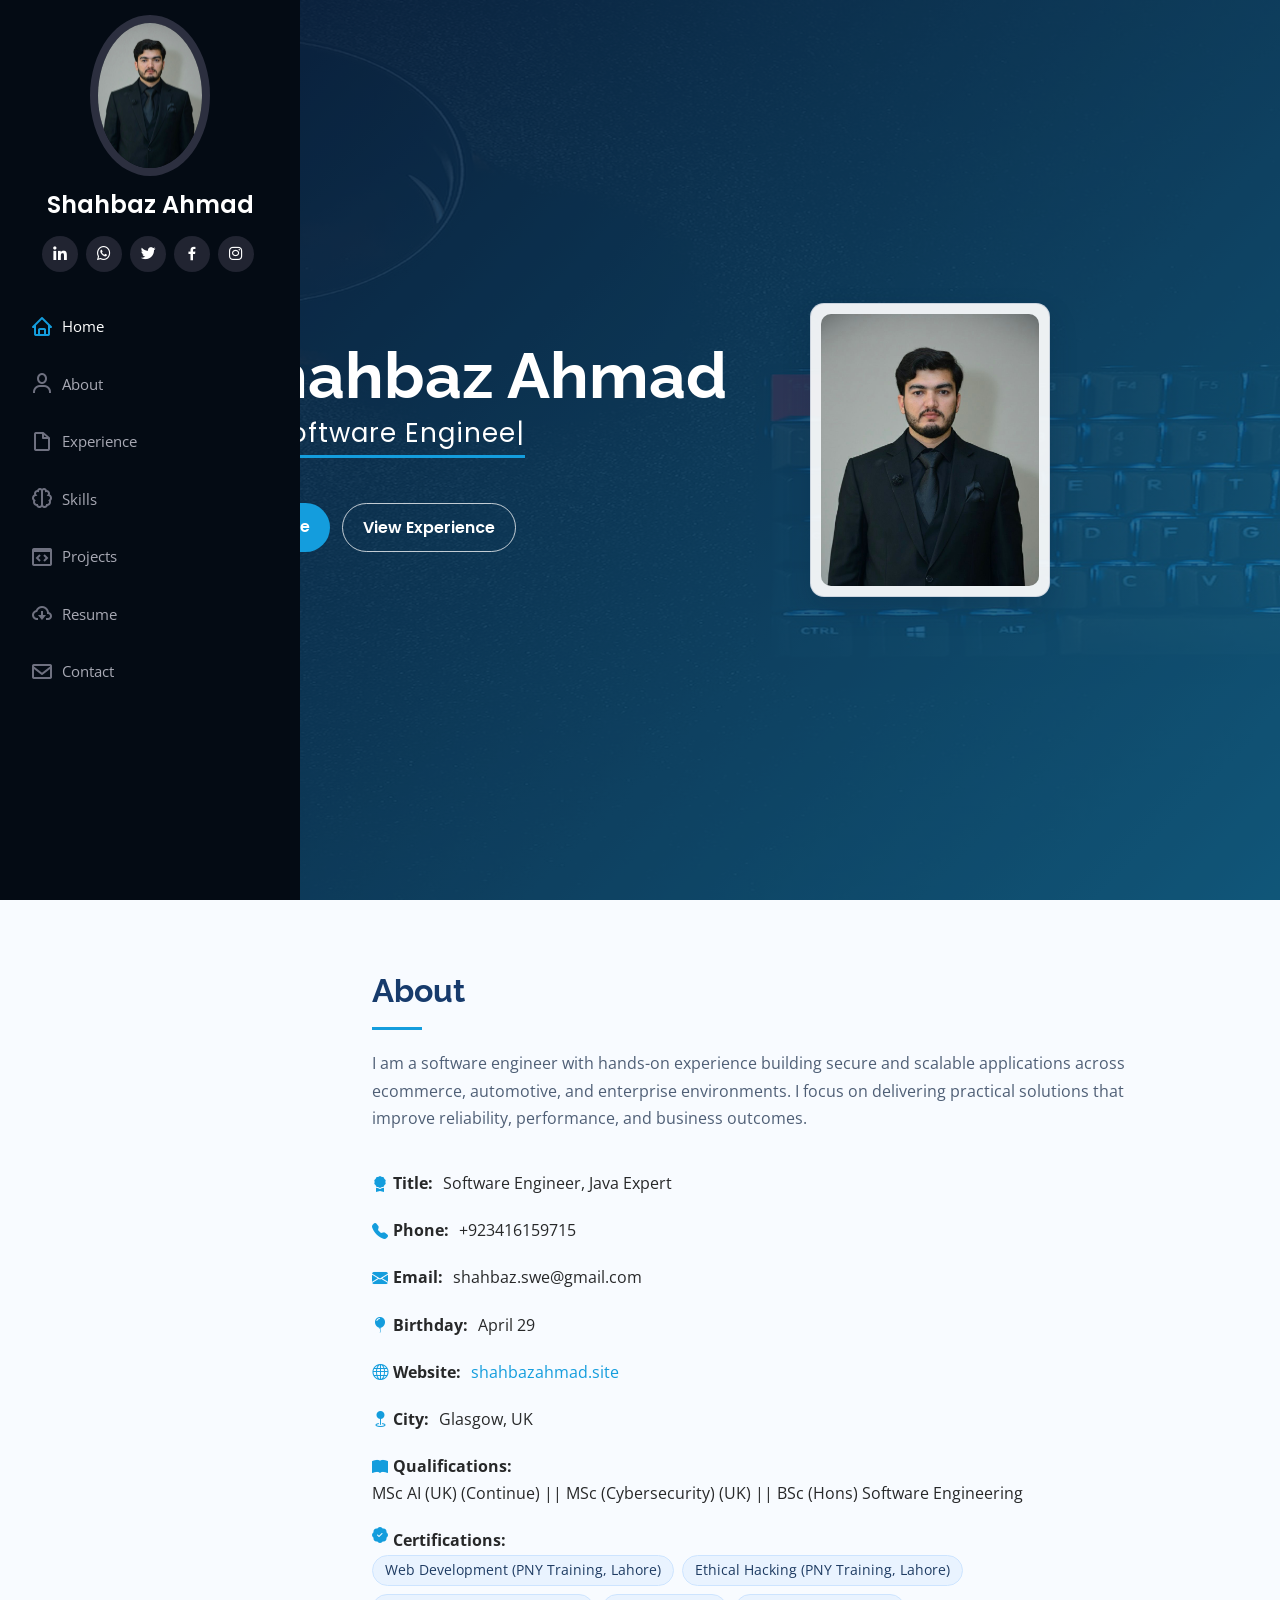
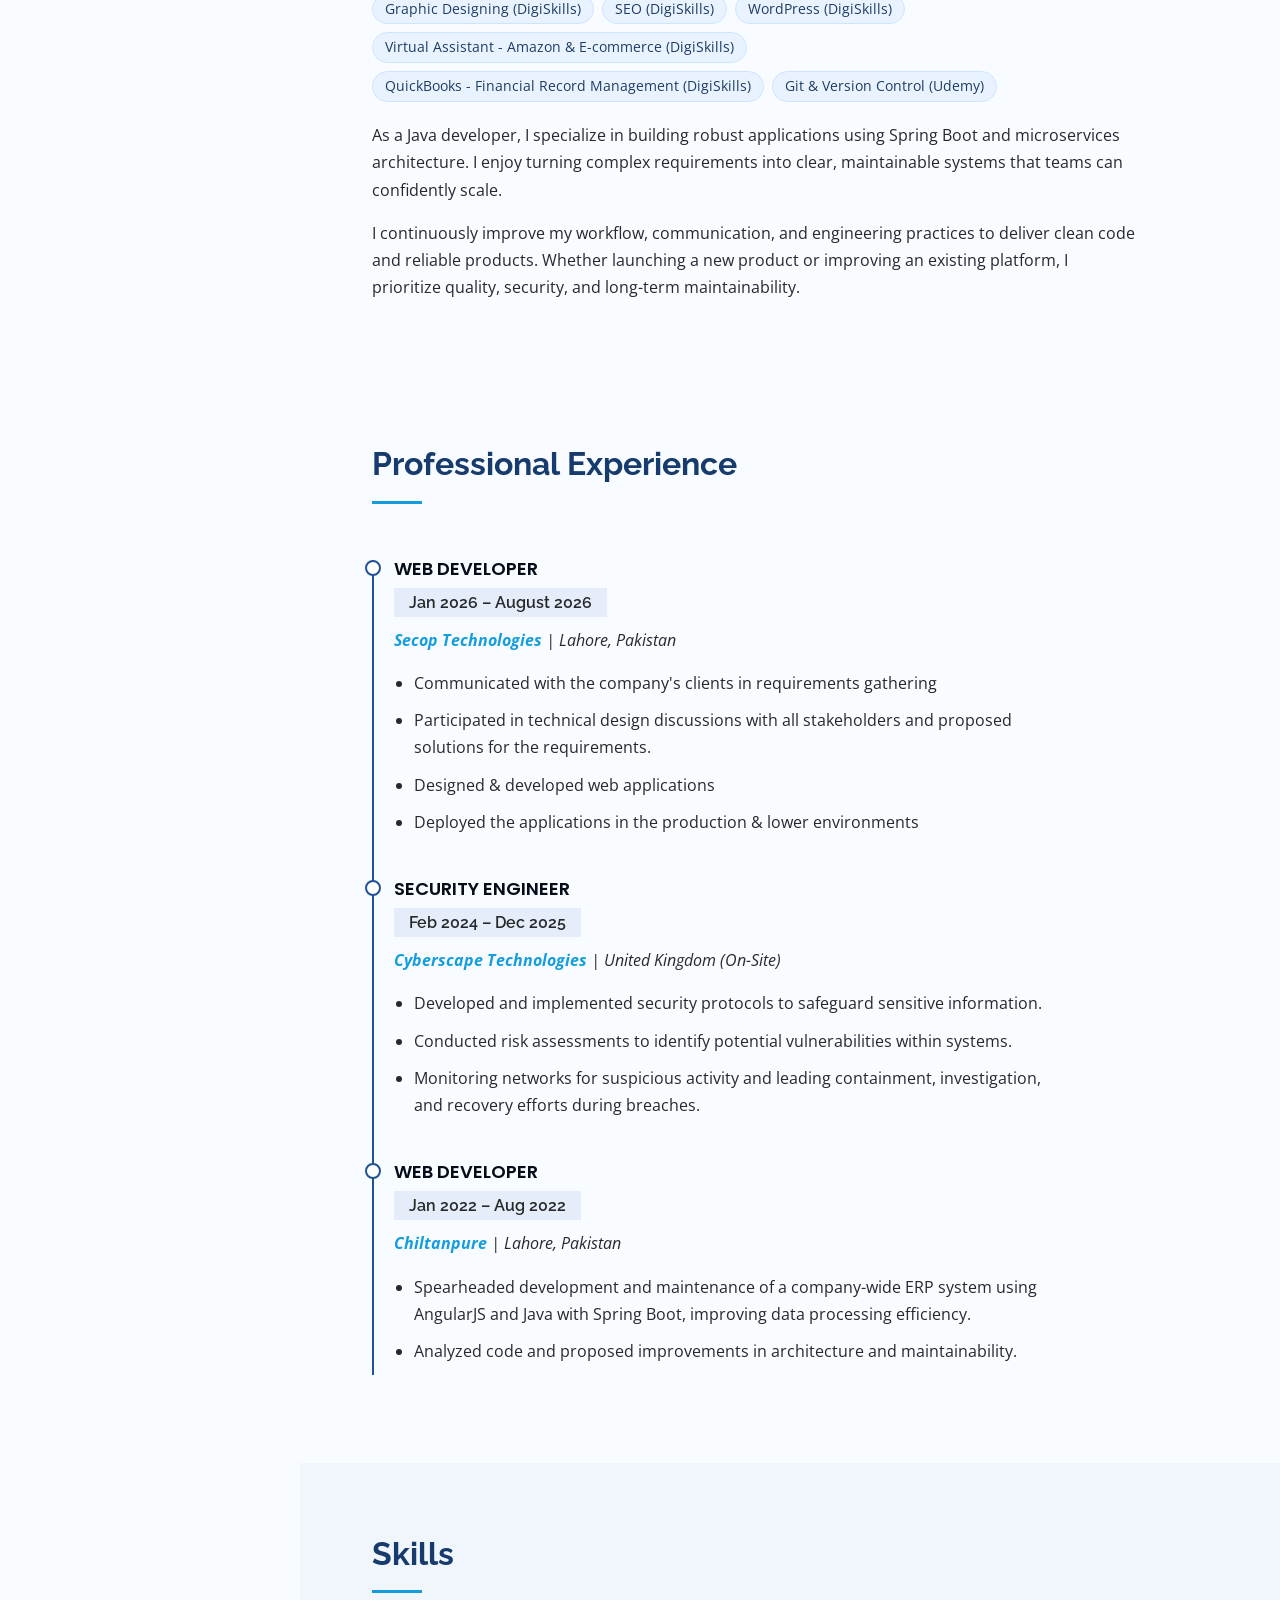
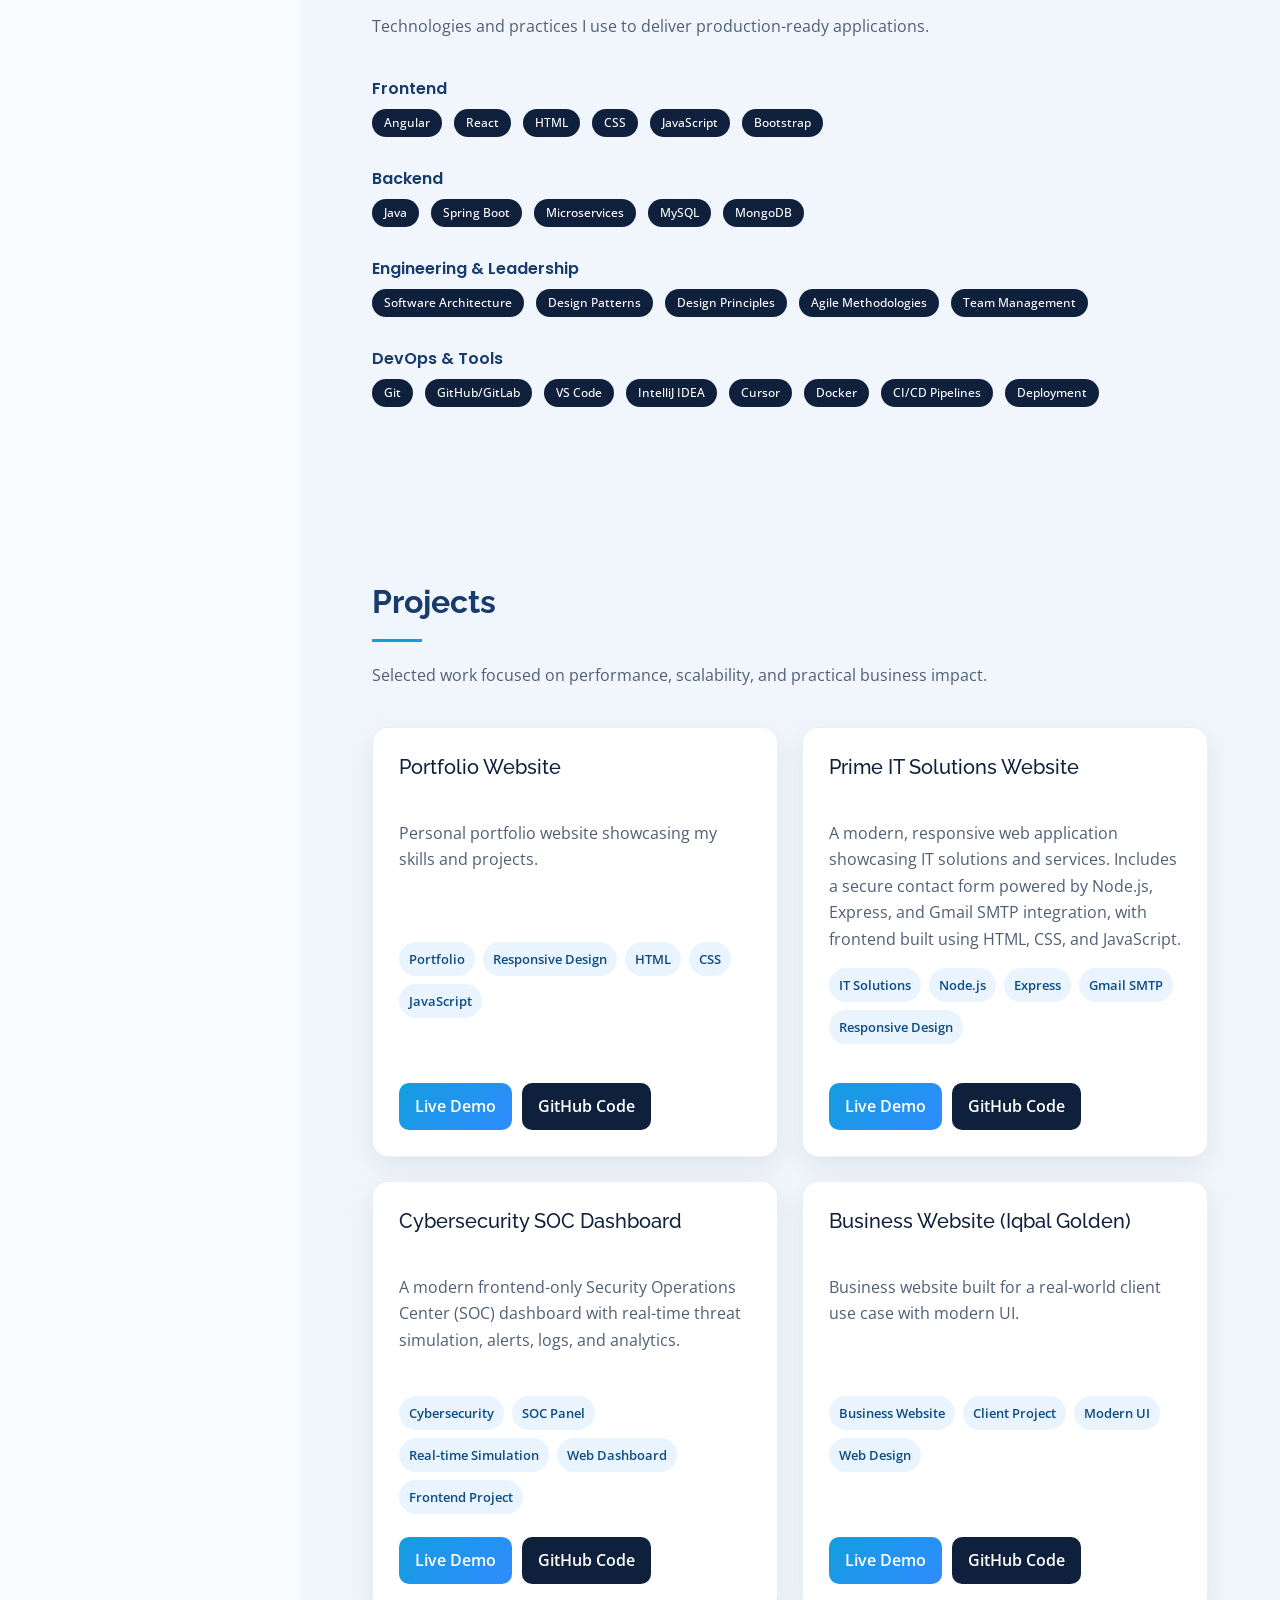
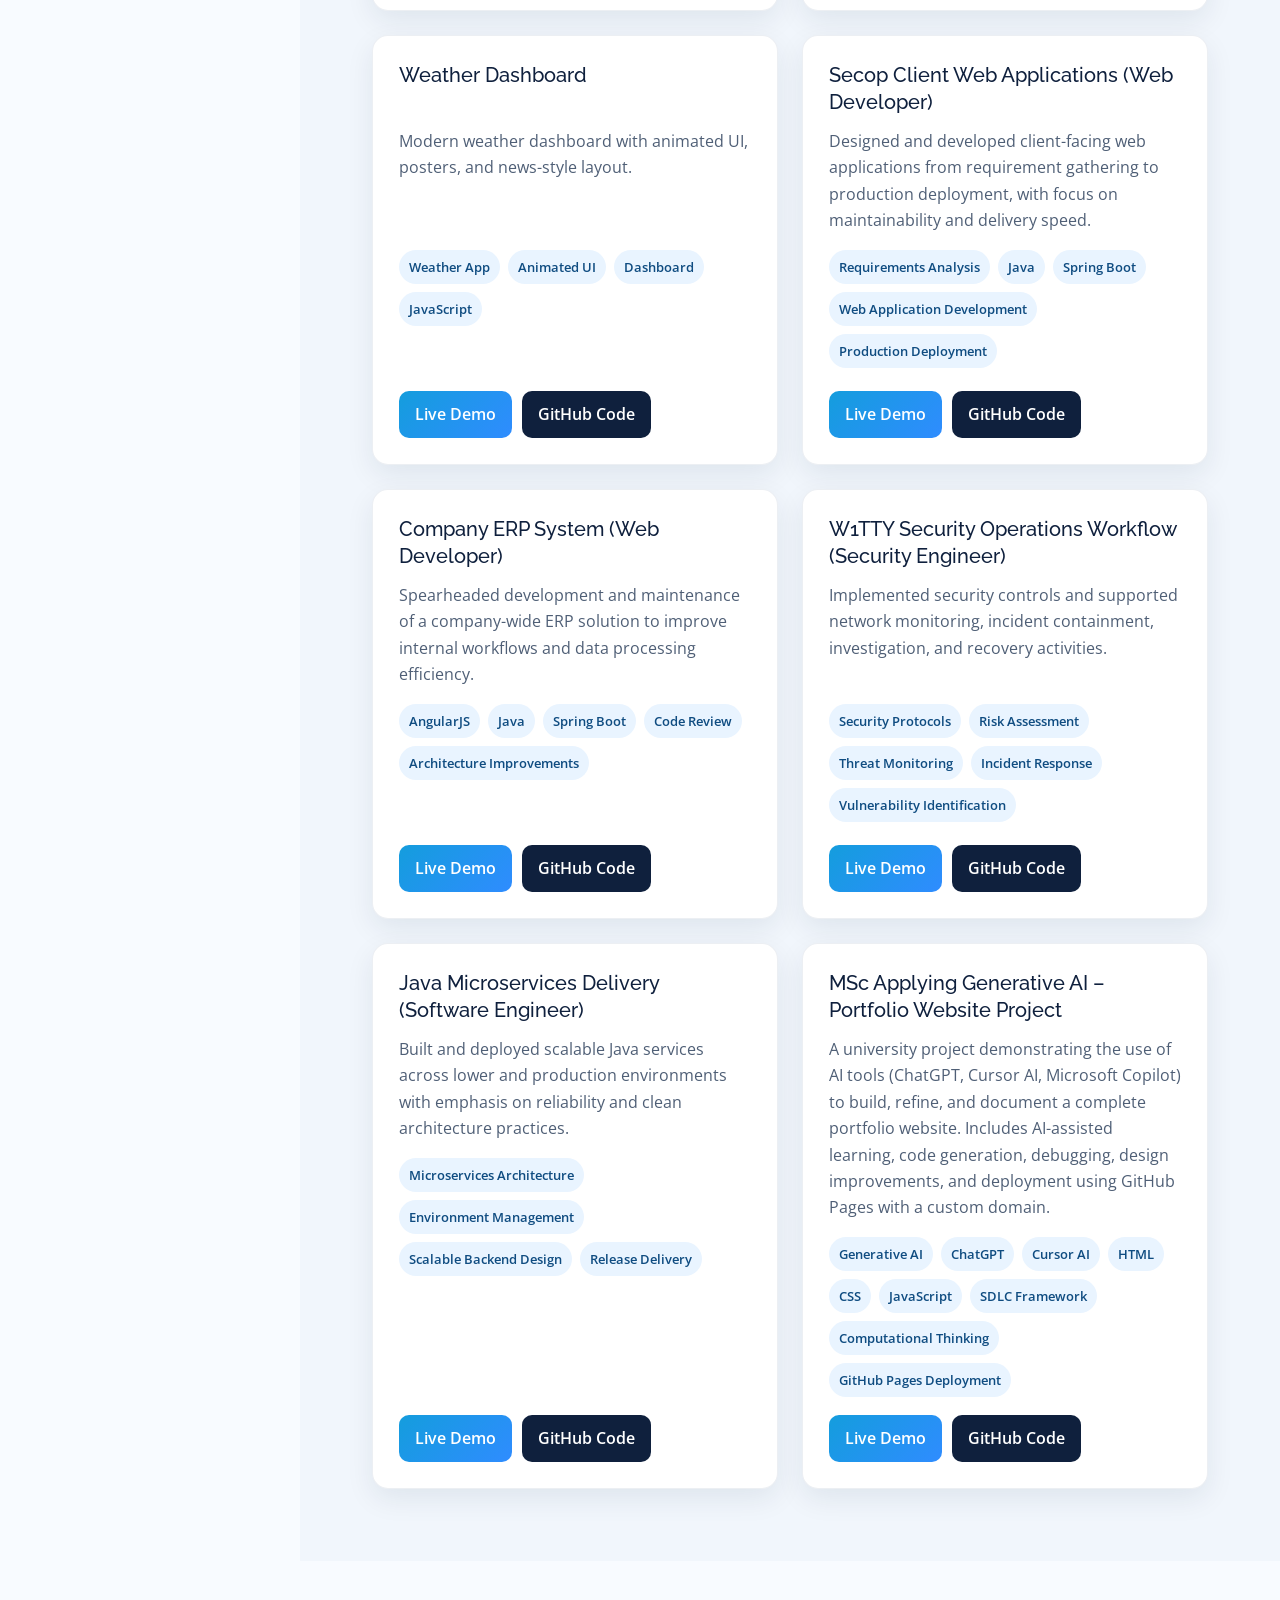
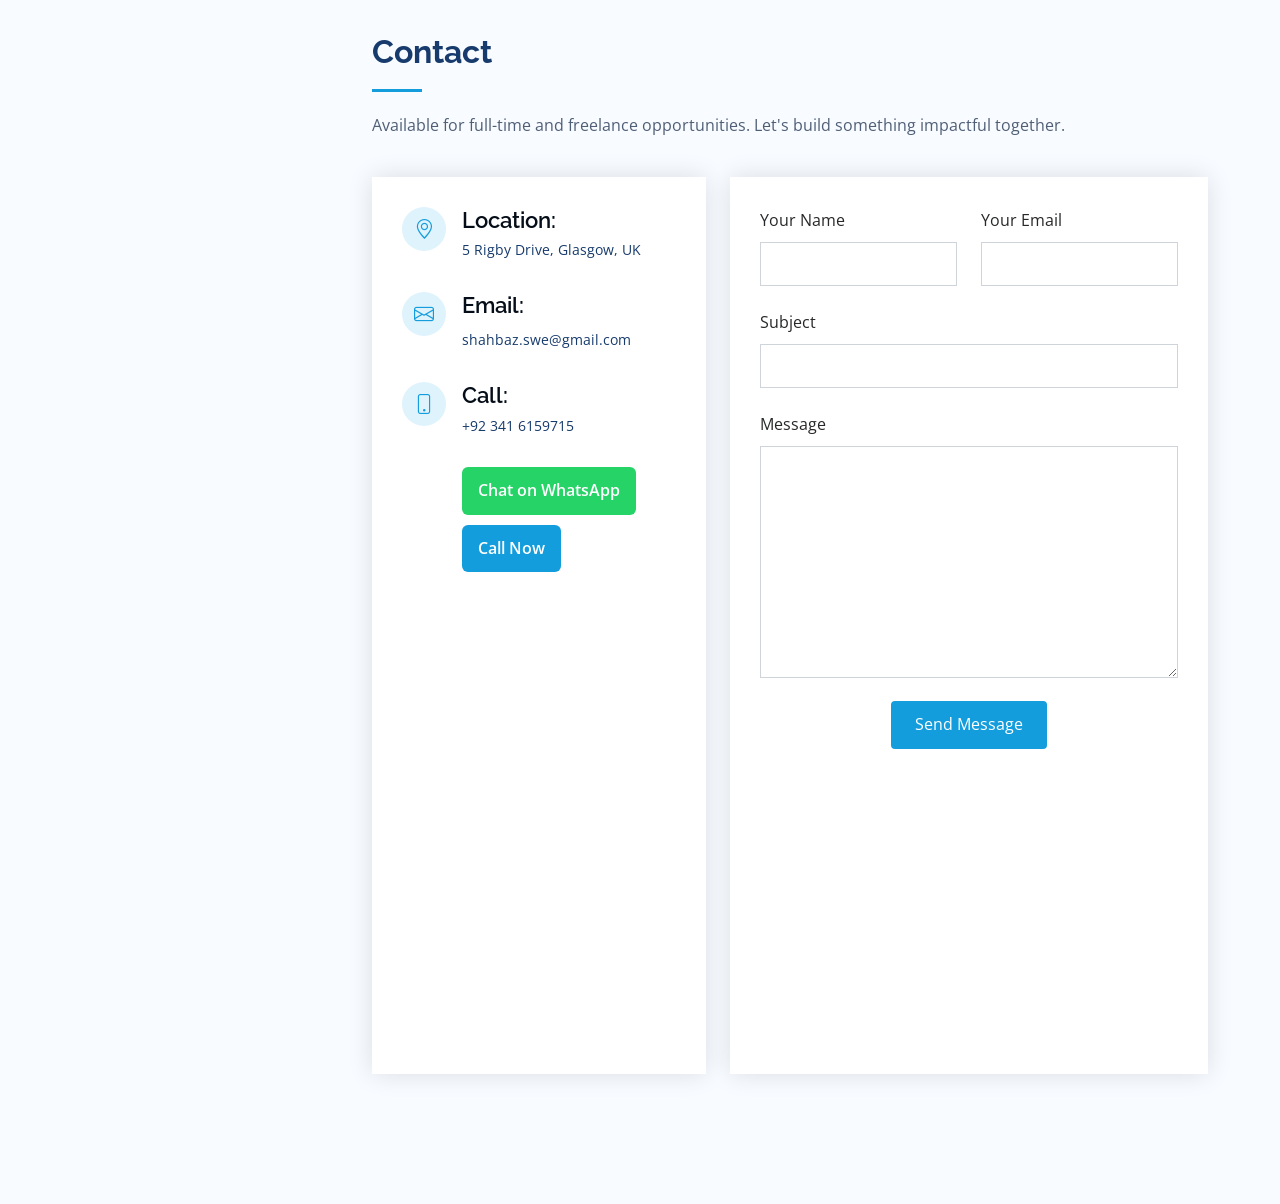
<file: index.html>
<!DOCTYPE html>
<html lang="en">

<head>
  <meta charset="utf-8">
  <meta content="width=device-width, initial-scale=1.0" name="viewport">

  <title>Shahbaz Ahmad | Software Engineer</title>
  <meta content="Portfolio of Shahbaz Ahmad, Software Engineer specializing in Java, Spring Boot, and scalable web applications." name="description">
  <meta content="Shahbaz Ahmad, Software Engineer, Java, Spring Boot, Microservices, Web Developer, Portfolio" name="keywords">
  <meta property="og:title" content="Shahbaz Ahmad | Software Engineer">
  <meta property="og:description" content="Experienced software engineer building reliable Java and web applications.">
  <meta property="og:type" content="website">

  <!-- Favicons -->
  <link href="assets/img/favicon.jpeg" rel="icon">
  <link href="assets/img/apple-touch-icon.png" rel="apple-touch-icon">

  <!-- Google Fonts -->
  <link
    href="https://fonts.googleapis.com/css?family=Open+Sans:300,300i,400,400i,600,600i,700,700i|Raleway:300,300i,400,400i,500,500i,600,600i,700,700i|Poppins:300,300i,400,400i,500,500i,600,600i,700,700i"
    rel="stylesheet">

  <!-- Vendor CSS Files -->
  <link href="assets/vendor/aos/aos.css" rel="stylesheet">
  <link href="assets/vendor/bootstrap/css/bootstrap.min.css" rel="stylesheet">
  <link href="assets/vendor/bootstrap-icons/bootstrap-icons.css" rel="stylesheet">
  <link href="assets/vendor/boxicons/css/boxicons.min.css" rel="stylesheet">
  <link href="assets/vendor/glightbox/css/glightbox.min.css" rel="stylesheet">
  <link href="assets/vendor/swiper/swiper-bundle.min.css" rel="stylesheet">

  <!-- Template Main CSS File -->
  <link href="assets/css/style.css?v=1.0.1" rel="stylesheet">

  <!-- =======================================================
  * Template Name: iPortfolio - v3.10.0
  * Template URL: https://bootstrapmade.com/iportfolio-bootstrap-portfolio-websites-template/
  * Author: BootstrapMade.com
  * License: https://bootstrapmade.com/license/
  ======================================================== -->
</head>

<body>

  <!-- ======= Mobile nav toggle button ======= -->
  <i class="bi bi-list mobile-nav-toggle d-xl-none"></i>

  <!-- ======= Header ======= -->
  <header id="header">
    <div class="d-flex flex-column">

      <div class="profile">
        <img src="assets/img/shahbaz-image.jpeg" alt="Portrait of Shahbaz Ahmad" class="img-fluid rounded-circle">
        <h1 class="text-light"><a href="index.html">Shahbaz Ahmad</a></h1>
        <div class="social-links mt-3 text-center">
          <a target="_blank" href="https://linkedin.com/in/shahbaz-ahmad-608710152" class="linkedin"><i class="bx bxl-linkedin"></i></a>
          <a target="_blank" href="https://wa.me/923416159715" class="whatsapp"><i class="bx bxl-whatsapp"></i></a>
          <a target="_blank" href="https://twitter.com/shahbazahmad" class="twitter"><i class="bx bxl-twitter"></i></a>
          <a target="_blank" href="https://www.facebook.com/share/1CHu7185T8/?mibextid=wwXIfr" class="facebook"><i
              class="bx bxl-facebook"></i></a>
          <a target="_blank" href="https://www.instagram.com/shahbaz_ahmad_dhillon?igsh=NXlyOG1zenY2M3Nh&utm_source=qr"
            class="instagram"><i class="bx bxl-instagram"></i></a>
          <!--   <a target="_blank" href="skype:rixwan.ilyas?chat" class="google-plus"><i class="bx bxl-skype"></i></a> -->


        </div>
      </div>

      <nav id="navbar" class="nav-menu navbar">
        <ul>
          <li><a href="#hero" class="nav-link scrollto active"><i class="bx bx-home"></i> <span>Home</span></a></li>
          <li><a href="#about" class="nav-link scrollto"><i class="bx bx-user"></i> <span>About</span></a></li>
          <li><a href="#resume" class="nav-link scrollto"><i class="bx bx-file-blank"></i> <span>Experience</span></a>
          </li>
          <li><a href="#skills" class="nav-link scrollto"><i class="bx bx-brain"></i> <span>Skills</span></a></li>
          <li><a href="#projects" class="nav-link scrollto"><i class="bx bx-code-block"></i> <span>Projects</span></a></li>
          <!--    <li><a href="#portfolio" class="nav-link scrollto"><i class="bx bx-book-content"></i> <span>Portfolio</span></a></li>
          <li><a href="#services" class="nav-link scrollto"><i class="bx bx-server"></i> <span>Services</span></a></li> -->
          <!--      <li><a href="#affliations" class="nav-link scrollto"><i class="bx bx-aperture"></i>
              <span>Affliations</span></a></li> -->

          <li><a href="assets/resume-shahbaz-ahmad.pdf" download class="nav-link scrollto"><i
                class="bx bx-cloud-download"></i> <span>Resume</span></a></li>
          <li><a href="#contact" class="nav-link scrollto"><i class="bx bx-envelope"></i> <span>Contact</span></a></li>

        </ul>


      </nav><!-- .nav-menu -->

    </div>


  </header><!-- End Header -->

  <!-- ======= Hero Section ======= -->
  <section id="hero" class="d-flex flex-column justify-content-center align-items-center">
    <div class="hero-container" data-aos="fade-in">
      <div class="hero-grid">
        <div class="hero-intro">
          <h1>Shahbaz Ahmad</h1>
          <p>I'm <span class="typed" data-typed-items="Software Engineer, Java & Spring Boot Specialist, Security-Aware Web Developer"></span></p>
          <div class="hero-actions">
            <a href="#contact" class="btn-hero btn-hero-primary scrollto">Hire Me</a>
            <a href="#resume" class="btn-hero btn-hero-outline scrollto">View Experience</a>
          </div>
        </div>
        <aside class="hero-detail-card" data-aos="fade-left" data-aos-delay="120">
          <img src="assets/img/shahbaz-image.jpeg" alt="Shahbaz Ahmad portrait" class="hero-detail-photo">
        </aside>
      </div>
    </div>
  </section><!-- End Hero -->

  <main id="main">

    <!-- ======= About Section ======= -->
    <section id="about" class="about">
      <div class="container">

        <div class="section-title">
          <h2>About</h2>
          <p>I am a software engineer with hands-on experience building secure and scalable applications across ecommerce, automotive, and enterprise environments. I focus on delivering practical solutions that improve reliability, performance, and business outcomes.</p>
        </div>

        <div class="row">
          <div class="col-lg-11 pt-11 pt-lg-0 content" data-aos="fade-left">
            <!-- <h3>Software Engineer | Java Expert.</h3> -->
            <div class="row">
              <div class="col-lg-12">
                <ul>
                  <li><i class="bi bi-award-fill"></i> <strong>Title:</strong> <span>Software Engineer, Java
                      Expert</span></li>
                  <li><i class="bi bi-telephone-fill"></i> <strong>Phone:</strong> <span>+923416159715</span></li>
                  <li><i class="bi bi-envelope-fill"></i> <strong>Email:</strong> <span>shahbaz.swe@gmail.com</span>
                  </li>
                  <li><i class="bi bi-balloon-fill"></i> <strong>Birthday:</strong> <span>April 29</span></li>
                  <li><i class="bi bi-globe"></i> <strong>Website:</strong> <span><a href="https://shahbazahmad.site" target="_blank">shahbazahmad.site</a></span></li>
                  <li><i class="bi bi-geo-fill"></i> <strong>City:</strong> <span>Glasgow, UK</span></li>
                  <li><i class="bi bi-book-fill"></i> <strong>Qualifications:</strong> <span>MSc AI (UK) (Continue) || MSc (Cybersecurity) (UK) || BSc (Hons) Software Engineering
                      <small></small></span></li>
                  <li class="certifications-item"><i class="bi bi-patch-check-fill"></i> <strong>Certifications:</strong>
                    <span class="certifications-badges">
                      <span class="cert-badge">Web Development (PNY Training, Lahore)</span>
                      <span class="cert-badge">Ethical Hacking (PNY Training, Lahore)</span>
                      <span class="cert-badge">Graphic Designing (DigiSkills)</span>
                      <span class="cert-badge">SEO (DigiSkills)</span>
                      <span class="cert-badge">WordPress (DigiSkills)</span>
                      <span class="cert-badge">Virtual Assistant - Amazon &amp; E-commerce (DigiSkills)</span>
                      <span class="cert-badge">QuickBooks - Financial Record Management (DigiSkills)</span>
                      <span class="cert-badge">Git &amp; Version Control (Udemy)</span>
                    </span>
                  </li>
                </ul>
              </div>

            </div>
            <p>
              As a Java developer, I specialize in building robust applications using Spring Boot and microservices architecture. I enjoy turning complex requirements into clear, maintainable systems that teams can confidently scale.
            </p>

            <!-- <p>I have extensive experience working with cloud infrastructure, including deploying applications to AWS,
              Azure, and Google Cloud Platform. I have a strong foundation in containerization technologies such as
              Docker and Kubernetes, allowing me to build and deploy applications with ease.</p> -->

            <p>I continuously improve my workflow, communication, and engineering practices to deliver clean code and reliable products. Whether launching a new product or improving an existing platform, I prioritize quality, security, and long-term maintainability.
            </p>
          </div>
        </div>

      </div>
    </section><!-- End About Section -->


    <!-- ======= Resume Section ======= -->
    <section id="resume" class="resume">
      <div class="container">

        <div class="section-title">
          <h2>Professional Experience</h2>
        </div>

        <div class="row">
          <!-- <div class="col-lg-6" data-aos="fade-up">
            <h3 class="resume-title">Sumary</h3>
            <div class="resume-item pb-0">
              <h4>Rizwan Ilyas</h4>
              <p><em>Innovative and deadline-driven Graphic Designer with 3+ years of experience designing and developing user-centered digital/print marketing material from initial concept to final, polished deliverable.</em></p>
              <ul>
                <li>Lahore, Pakistan</li>
                <li>+92-3219482846</li>
                <li><a href="mailto:rzwnilyas@gmail.com">rzwnilyas@gmail.com</a></li>
              </ul>
            </div>

            <h3 class="resume-title">Education</h3>
            <div class="resume-item">
              <h4>Master of Fine Arts &amp; Graphic Design</h4>
              <h5>2015 - 2016</h5>
              <p><em>Rochester Institute of Technology, Rochester, NY</em></p>
              <p>Qui deserunt veniam. Et sed aliquam labore tempore sed quisquam iusto autem sit. Ea vero voluptatum qui ut dignissimos deleniti nerada porti sand markend</p>
            </div>
            <div class="resume-item">
              <h4>Bachelor of Fine Arts &amp; Graphic Design</h4>
              <h5>2010 - 2014</h5>
              <p><em>Rochester Institute of Technology, Rochester, NY</em></p>
              <p>Quia nobis sequi est occaecati aut. Repudiandae et iusto quae reiciendis et quis Eius vel ratione eius unde vitae rerum voluptates asperiores voluptatem Earum molestiae consequatur neque etlon sader mart dila</p>
            </div>
          </div> -->
          <div class="col-lg-10" data-aos="fade-up" data-aos-delay="100">
            <div class="resume-item">
              <h4>Web Developer</h4>
              <h5>Jan 2026 – August 2026</h5>
              <p><em><b><a target="_blank" href="https://secoptech.com/">Secop Technologies</a></b> | Lahore,
                  Pakistan</em>
              </p>
              <ul>
                <li>Communicated with the company's clients in requirements gathering</li>
                <li>Participated in technical design discussions with all stakeholders and proposed solutions for the
                  requirements.</li>
                <li>Designed & developed web applications</li>
                <li>Deployed the applications in the production & lower environments</li>
              </ul>
            </div>

            <div class="resume-item">
              <h4>Security Engineer</h4>
              <h5>Feb 2024 – Dec 2025</h5>
              <p><em><b><a target="_blank" href="https://www.w1tty.com/">Cyberscape Technologies</a></b> | United
                  Kingdom (On-Site)</em>
              </p>
              <ul>
                <li>Developed and implemented security protocols to safeguard sensitive information.</li>
                <li>Conducted risk assessments to identify potential vulnerabilities within systems.</li>
                <li>Monitoring networks for suspicious activity and leading containment, investigation, and recovery
                  efforts during breaches.</li>
              </ul>
            </div>

            <div class="resume-item">
              <h4>Web Developer</h4>
              <h5>Jan 2022 – Aug 2022</h5>
              <p><em><b><a target="_blank" href="https://www.wiz.ai/">Chiltanpure</a></b> | Lahore, Pakistan</em></p>
              <ul>

                <li>Spearheaded development and maintenance of a company-wide ERP system using AngularJS and Java with Spring Boot, improving data processing efficiency.</li>
                <li>Analyzed code and proposed improvements in architecture and maintainability.</li>
              </ul>
            </div>

          </div>
        </div>
      </div>

    </section><!-- End Resume Section -->



    <!-- ======= Skills Section ======= -->
    <section id="skills" class="skills section-bg">
      <div class="container">

        <div class="section-title">
          <h2>Skills</h2>
          <p>Technologies and practices I use to deliver production-ready applications.</p>
        </div>

        <div class="row skills-content">

          <div class="col-lg-12" data-aos="fade-up">
            <div class="skill-group">

              <div class="skill-group">
                <h5>Frontend</h5>
                <span class="badge bg-dark">Angular</span>
                <span class="badge bg-dark">React</span>
                <span class="badge bg-dark">HTML</span>
                <span class="badge bg-dark">CSS</span>
                <span class="badge bg-dark">JavaScript</span>
                <span class="badge bg-dark">Bootstrap</span>
              </div>

              <h5>Backend</h5>
              <span class="badge bg-dark">Java</span>
              <span class="badge bg-dark">Spring Boot</span>
              <span class="badge bg-dark">Microservices</span>
              <span class="badge bg-dark">MySQL</span>
              <span class="badge bg-dark">MongoDB</span>
            </div>
          
            <div class="skill-group">
              <h5>Engineering & Leadership</h5>
              <span class="badge bg-dark">Software Architecture</span>
              <span class="badge bg-dark">Design Patterns</span>
              <span class="badge bg-dark">Design Principles</span>
              <span class="badge bg-dark">Agile Methodologies</span>
              <span class="badge bg-dark">Team Management</span>
            </div>
            <div class="skill-group">
              <h5>DevOps &amp; Tools</h5>
              <span class="badge bg-dark">Git</span>
              <span class="badge bg-dark">GitHub/GitLab</span>
              <span class="badge bg-dark">VS Code</span>
              <span class="badge bg-dark">IntelliJ IDEA</span>
              <span class="badge bg-dark">Cursor</span>
              <span class="badge bg-dark">Docker</span>
              <span class="badge bg-dark">CI/CD Pipelines</span>
              <span class="badge bg-dark">Deployment</span>
            </div>


          </div>



        </div>

      </div>
    </section><!-- End Skills Section -->
    <!-- ======= Projects Section ======= -->
    <section id="projects" class="projects section-bg">
      <div class="container">
        <div class="section-title">
          <h2>Projects</h2>
          <p>Selected work focused on performance, scalability, and practical business impact.</p>
        </div>

        <div class="row g-4">
          <div class="col-lg-6" data-aos="fade-up">
            <article class="project-card">
              <h4>Portfolio Website</h4>
              <p>Personal portfolio website showcasing my skills and projects.</p>
              <div class="project-tags">
                <span>Portfolio</span><span>Responsive Design</span><span>HTML</span><span>CSS</span><span>JavaScript</span>
              </div>
              <div class="project-links">
                <a href="https://shahbazahmad.site/" target="_blank" rel="noopener" class="btn-live">Live Demo</a>
                <a href="https://github.com/Shahbazahmad33/portfolio-website.git" target="_blank" rel="noopener" class="btn-code">GitHub Code</a>
              </div>
            </article>
          </div>

          <div class="col-lg-6" data-aos="fade-up" data-aos-delay="100">
            <article class="project-card">
              <h4>Prime IT Solutions Website</h4>
              <p>A modern, responsive web application showcasing IT solutions and services. Includes a secure contact form powered by Node.js, Express, and Gmail SMTP integration, with frontend built using HTML, CSS, and JavaScript.</p>
              <div class="project-tags">
                <span>IT Solutions</span><span>Node.js</span><span>Express</span><span>Gmail SMTP</span><span>Responsive Design</span>
              </div>
              <div class="project-links">
                <a href="https://prime-it-services-production.up.railway.app/" target="_blank" rel="noopener" class="btn-live">Live Demo</a>
                <a href="https://github.com/Shahbazahmad33/Prime-IT-Services.git" target="_blank" rel="noopener" class="btn-code">GitHub Code</a>
              </div>
            </article>
          </div>

          <div class="col-lg-6" data-aos="fade-up" data-aos-delay="150">
            <article class="project-card">
              <h4>Cybersecurity SOC Dashboard</h4>
              <p>A modern frontend-only Security Operations Center (SOC) dashboard with real-time threat simulation, alerts, logs, and analytics.</p>
              <div class="project-tags">
                <span>Cybersecurity</span><span>SOC Panel</span><span>Real-time Simulation</span><span>Web Dashboard</span><span>Frontend Project</span>
              </div>
              <div class="project-links">
                <a href="https://cybersecurity-soc-panel.netlify.app" target="_blank" rel="noopener" class="btn-live">Live Demo</a>
                <a href="https://github.com/Shahbazahmad33/cyber-security-dashboard.git" target="_blank" rel="noopener" class="btn-code">GitHub Code</a>
              </div>
            </article>
          </div>

          <div class="col-lg-6" data-aos="fade-up" data-aos-delay="200">
            <article class="project-card">
              <h4>Business Website (Iqbal Golden)</h4>
              <p>Business website built for a real-world client use case with modern UI.</p>
              <div class="project-tags">
                <span>Business Website</span><span>Client Project</span><span>Modern UI</span><span>Web Design</span>
              </div>
              <div class="project-links">
                <a href="https://iqbalgolden.netlify.app/" target="_blank" rel="noopener" class="btn-live">Live Demo</a>
                <a href="https://github.com/Shahbazahmad33/business-website-Iqbal-golden.git" target="_blank" rel="noopener" class="btn-code">GitHub Code</a>
              </div>
            </article>
          </div>

          <div class="col-lg-6" data-aos="fade-up" data-aos-delay="250">
            <article class="project-card">
              <h4>Weather Dashboard</h4>
              <p>Modern weather dashboard with animated UI, posters, and news-style layout.</p>
              <div class="project-tags">
                <span>Weather App</span><span>Animated UI</span><span>Dashboard</span><span>JavaScript</span>
              </div>
              <div class="project-links">
                <a href="https://weather-newses.netlify.app/" target="_blank" rel="noopener" class="btn-live">Live Demo</a>
                <a href="https://github.com/Shahbazahmad33/weather-dashboard.git" target="_blank" rel="noopener" class="btn-code">GitHub Code</a>
              </div>
            </article>
          </div>

          <div class="col-lg-6" data-aos="fade-up" data-aos-delay="300">
            <article class="project-card">
              <h4>Secop Client Web Applications (Web Developer)</h4>
              <p>Designed and developed client-facing web applications from requirement gathering to production deployment, with focus on maintainability and delivery speed.</p>
              <div class="project-tags">
                <span>Requirements Analysis</span><span>Java</span><span>Spring Boot</span><span>Web Application Development</span><span>Production Deployment</span>
              </div>
              <div class="project-links">
                <a href="#contact" class="scrollto btn-live">Live Demo</a>
                <a href="https://github.com/Shahbazahmad33" target="_blank" rel="noopener" class="btn-code">GitHub Code</a>
              </div>
            </article>
          </div>

          <div class="col-lg-6" data-aos="fade-up" data-aos-delay="350">
            <article class="project-card">
              <h4>Company ERP System (Web Developer)</h4>
              <p>Spearheaded development and maintenance of a company-wide ERP solution to improve internal workflows and data processing efficiency.</p>
              <div class="project-tags">
                <span>AngularJS</span><span>Java</span><span>Spring Boot</span><span>Code Review</span><span>Architecture Improvements</span>
              </div>
              <div class="project-links">
                <a href="#contact" class="scrollto btn-live">Live Demo</a>
                <a href="https://github.com/Shahbazahmad33" target="_blank" rel="noopener" class="btn-code">GitHub Code</a>
              </div>
            </article>
          </div>

          <div class="col-lg-6" data-aos="fade-up" data-aos-delay="400">
            <article class="project-card">
              <h4>W1TTY Security Operations Workflow (Security Engineer)</h4>
              <p>Implemented security controls and supported network monitoring, incident containment, investigation, and recovery activities.</p>
              <div class="project-tags">
                <span>Security Protocols</span><span>Risk Assessment</span><span>Threat Monitoring</span><span>Incident Response</span><span>Vulnerability Identification</span>
              </div>
              <div class="project-links">
                <a href="#contact" class="scrollto btn-live">Live Demo</a>
                <a href="https://github.com/Shahbazahmad33" target="_blank" rel="noopener" class="btn-code">GitHub Code</a>
              </div>
            </article>
          </div>

          <div class="col-lg-6" data-aos="fade-up" data-aos-delay="450">
            <article class="project-card">
              <h4>Java Microservices Delivery (Software Engineer)</h4>
              <p>Built and deployed scalable Java services across lower and production environments with emphasis on reliability and clean architecture practices.</p>
              <div class="project-tags">
                <span>Microservices Architecture</span><span>Environment Management</span><span>Scalable Backend Design</span><span>Release Delivery</span>
              </div>
              <div class="project-links">
                <a href="#contact" class="scrollto btn-live">Live Demo</a>
                <a href="https://github.com/Shahbazahmad33" target="_blank" rel="noopener" class="btn-code">GitHub Code</a>
              </div>
            </article>
          </div>

          <div class="col-lg-6" data-aos="fade-up" data-aos-delay="500">
            <article class="project-card">
              <h4>MSc Applying Generative AI – Portfolio Website Project</h4>
              <p>A university project demonstrating the use of AI tools (ChatGPT, Cursor AI, Microsoft Copilot) to build, refine, and document a complete portfolio website. Includes AI-assisted learning, code generation, debugging, design improvements, and deployment using GitHub Pages with a custom domain.</p>
              <div class="project-tags">
                <span>Generative AI</span><span>ChatGPT</span><span>Cursor AI</span><span>HTML</span><span>CSS</span><span>JavaScript</span><span>SDLC Framework</span><span>Computational Thinking</span><span>GitHub Pages Deployment</span>
              </div>
              <div class="project-links">
                <a href="https://shahbazahmad.site" target="_blank" rel="noopener" class="btn-live">Live Demo</a>
                <a href="https://github.com/Shahbazahmad33/portfolio-website.git" target="_blank" rel="noopener" class="btn-code">GitHub Code</a>
              </div>
            </article>
          </div>
        </div>
      </div>
    </section><!-- End Projects Section -->

    <!-- ======= Services Section ======= -->
    <!-- <section id="services" class="services">
      <div class="container">

        <div class="section-title">
          <h2>Services</h2>
          <p>Magnam dolores commodi suscipit. Necessitatibus eius consequatur ex aliquid fuga eum quidem. Sit sint consectetur velit. Quisquam quos quisquam cupiditate. Et nemo qui impedit suscipit alias ea. Quia fugiat sit in iste officiis commodi quidem hic quas.</p>
        </div>

        <div class="row">
          <div class="col-lg-4 col-md-6 icon-box" data-aos="fade-up">
            <div class="icon"><i class="bi bi-briefcase"></i></div>
            <h4 class="title"><a href="">Lorem Ipsum</a></h4>
            <p class="description">Voluptatum deleniti atque corrupti quos dolores et quas molestias excepturi sint occaecati cupiditate non provident</p>
          </div>
          <div class="col-lg-4 col-md-6 icon-box" data-aos="fade-up" data-aos-delay="100">
            <div class="icon"><i class="bi bi-card-checklist"></i></div>
            <h4 class="title"><a href="">Dolor Sitema</a></h4>
            <p class="description">Minim veniam, quis nostrud exercitation ullamco laboris nisi ut aliquip ex ea commodo consequat tarad limino ata</p>
          </div>
          <div class="col-lg-4 col-md-6 icon-box" data-aos="fade-up" data-aos-delay="200">
            <div class="icon"><i class="bi bi-bar-chart"></i></div>
            <h4 class="title"><a href="">Sed ut perspiciatis</a></h4>
            <p class="description">Duis aute irure dolor in reprehenderit in voluptate velit esse cillum dolore eu fugiat nulla pariatur</p>
          </div>
          <div class="col-lg-4 col-md-6 icon-box" data-aos="fade-up" data-aos-delay="300">
            <div class="icon"><i class="bi bi-binoculars"></i></div>
            <h4 class="title"><a href="">Magni Dolores</a></h4>
            <p class="description">Excepteur sint occaecat cupidatat non proident, sunt in culpa qui officia deserunt mollit anim id est laborum</p>
          </div>
          <div class="col-lg-4 col-md-6 icon-box" data-aos="fade-up" data-aos-delay="400">
            <div class="icon"><i class="bi bi-brightness-high"></i></div>
            <h4 class="title"><a href="">Nemo Enim</a></h4>
            <p class="description">At vero eos et accusamus et iusto odio dignissimos ducimus qui blanditiis praesentium voluptatum deleniti atque</p>
          </div>
          <div class="col-lg-4 col-md-6 icon-box" data-aos="fade-up" data-aos-delay="500">
            <div class="icon"><i class="bi bi-calendar4-week"></i></div>
            <h4 class="title"><a href="">Eiusmod Tempor</a></h4>
            <p class="description">Et harum quidem rerum facilis est et expedita distinctio. Nam libero tempore, cum soluta nobis est eligendi</p>
          </div>
        </div>

      </div>
    </section> 
  -->
    <!-- End Services Section -->

    <!-- ======= Testimonials Section ======= -->
    <!--  <section id="affliations" class="testimonials section-bg">
      <div class="container">

        <div class="section-title">
          <h2>Affliations</h2>
          <p>Following are some of the renowned companies for which I am currently working or have worked in the past
          </p>
        </div>

        <div class="testimonials-slider swiper" data-aos="fade-up" data-aos-delay="100">
          <div class="swiper-wrapper">

            <div class="swiper-slide">
              <div class="testimonial-item" data-aos="fade-up">
                <p>
                  <img src="assets/img/testimonials/testimonials-1.jpg" class="testimonial-img" alt="">
                <h3>Confiz</h3>
                <h4><a target="_blank" href="https://www.confiz.com">www.confiz.com</a></h4>
              </div>
            </div>



          </div>
          <div class="swiper-pagination"></div>
        </div>

      </div>
    </section> -->
    <!-- End Testimonials Section -->

    <!-- ======= Contact Section ======= -->
    <section id="contact" class="contact">
      <div class="container">

        <div class="section-title">
          <h2>Contact</h2>
          <p>Available for full-time and freelance opportunities. Let's build something impactful together.</p>
        </div>

        <div class="row" data-aos="fade-in">

          <div class="col-lg-5 d-flex align-items-stretch">
            <div class="info">
              <div class="address">
                <i class="bi bi-geo-alt"></i>
                <h4>Location:</h4>
                <p>5 Rigby Drive, Glasgow, UK</p>
              </div>

              <div class="email">
                <i class="bi bi-envelope"></i>
                <h4>Email:</h4>
                <p>shahbaz.swe@gmail.com</p>
              </div>

              <div class="phone">
                <i class="bi bi-phone"></i>
                <h4>Call:</h4>
                <p>+92 341 6159715</p>
              </div>
              <div class="contact-quick-actions">
                <a href="https://wa.me/923416159715" target="_blank" class="btn-whatsapp">Chat on WhatsApp</a>
                <a href="tel:+923416159715" class="btn-call">Call Now</a>
              </div>

              <iframe
                src="https://www.google.com/maps?q=5+Rigby+Drive,+Glasgow,+UK&hl=en&z=15&output=embed"
                width="600" height="450" style="border:0;" allowfullscreen="" loading="lazy"
                referrerpolicy="no-referrer-when-downgrade"></iframe>
            </div>

          </div>

          <div class="col-lg-7 mt-5 mt-lg-0 d-flex align-items-stretch">
            <form action="https://formsubmit.co/shahbaz.swe@gmail.com" method="post" role="form" class="php-email-form" id="contactForm">
              <input type="hidden" name="_captcha" value="false">
              <input type="hidden" name="_subject" value="New message from shahbazahmad.com">
              <input type="hidden" name="_template" value="table">
              <input type="hidden" name="_next" value="https://www.shahbazahmad.com/#contact">
              <div class="row">
                <div class="form-group col-md-6">
                  <label for="name">Your Name</label>
                  <input type="text" name="name" class="form-control" id="name" required>
                </div>
                <div class="form-group col-md-6">
                  <label for="email">Your Email</label>
                  <input type="email" class="form-control" name="email" id="email" required>
                </div>
              </div>
              <div class="form-group">
                <label for="subject">Subject</label>
                <input type="text" class="form-control" name="subject" id="subject" required>
              </div>
              <div class="form-group">
                <label for="message">Message</label>
                <textarea class="form-control" name="message" id="message" rows="10" required></textarea>
              </div>
              <div class="form-local-warning" id="formLocalWarning" style="display:none; color:#b02a37; margin-bottom:12px;">
                Form submission requires running this site on a web server (http/https), not as a local HTML file.
              </div>
              <div class="text-center"><button type="submit">Send Message</button></div>
            </form>
          </div>

        </div>

      </div>
    </section><!-- End Contact Section -->

  </main><!-- End #main -->

  <a href="#" class="back-to-top d-flex align-items-center justify-content-center"><i
      class="bi bi-arrow-up-short"></i></a>

  <!-- Vendor JS Files -->
  <script src="assets/vendor/purecounter/purecounter_vanilla.js"></script>
  <script src="assets/vendor/aos/aos.js"></script>
  <script src="assets/vendor/bootstrap/js/bootstrap.bundle.min.js"></script>
  <script src="assets/vendor/glightbox/js/glightbox.min.js"></script>
  <script src="assets/vendor/isotope-layout/isotope.pkgd.min.js"></script>
  <script src="assets/vendor/swiper/swiper-bundle.min.js"></script>
  <script src="assets/vendor/typed.js/typed.min.js"></script>
  <script src="assets/vendor/waypoints/noframework.waypoints.js"></script>

  <!-- Template Main JS File -->
  <script src="assets/js/main.js?v=1.0.1"></script>
  <script>
    (function () {
      var form = document.getElementById('contactForm');
      var warning = document.getElementById('formLocalWarning');
      if (!form || !warning) return;

      form.addEventListener('submit', function (event) {
        if (window.location.protocol === 'file:') {
          event.preventDefault();
          warning.style.display = 'block';
        }
      });
    })();
  </script>

</body>

</html>
</file>
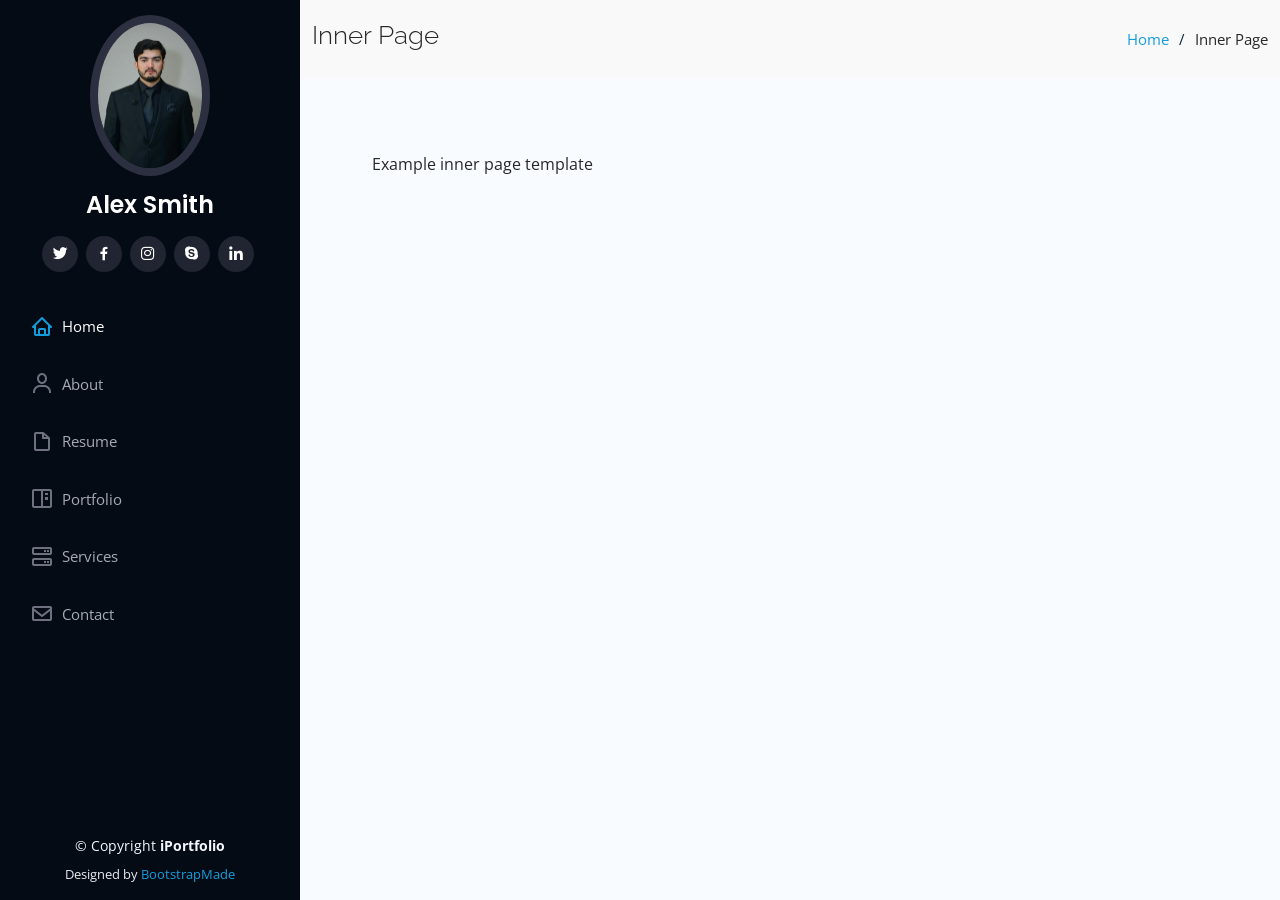
<file: inner-page.html>
<!DOCTYPE html>
<html lang="en">

<head>
  <meta charset="utf-8">
  <meta content="width=device-width, initial-scale=1.0" name="viewport">

  <title>Inner Page - iPortfolio Bootstrap Template</title>
  <meta content="" name="description">
  <meta content="" name="keywords">

  <!-- Favicons -->
  <link href="assets/img/favicon.png" rel="icon">
  <link href="assets/img/apple-touch-icon.png" rel="apple-touch-icon">

  <!-- Google Fonts -->
  <link href="https://fonts.googleapis.com/css?family=Open+Sans:300,300i,400,400i,600,600i,700,700i|Raleway:300,300i,400,400i,500,500i,600,600i,700,700i|Poppins:300,300i,400,400i,500,500i,600,600i,700,700i" rel="stylesheet">

  <!-- Vendor CSS Files -->
  <link href="assets/vendor/aos/aos.css" rel="stylesheet">
  <link href="assets/vendor/bootstrap/css/bootstrap.min.css" rel="stylesheet">
  <link href="assets/vendor/bootstrap-icons/bootstrap-icons.css" rel="stylesheet">
  <link href="assets/vendor/boxicons/css/boxicons.min.css" rel="stylesheet">
  <link href="assets/vendor/glightbox/css/glightbox.min.css" rel="stylesheet">
  <link href="assets/vendor/swiper/swiper-bundle.min.css" rel="stylesheet">

  <!-- Template Main CSS File -->
  <link href="assets/css/style.css" rel="stylesheet">

  <!-- =======================================================
  * Template Name: iPortfolio - v3.10.0
  * Template URL: https://bootstrapmade.com/iportfolio-bootstrap-portfolio-websites-template/
  * Author: BootstrapMade.com
  * License: https://bootstrapmade.com/license/
  ======================================================== -->
</head>

<body>

  <!-- ======= Mobile nav toggle button ======= -->
  <i class="bi bi-list mobile-nav-toggle d-xl-none"></i>

  <!-- ======= Header ======= -->
  <header id="header">
    <div class="d-flex flex-column">

      <div class="profile">
        <img src="assets/img/shahbaz-image.jpeg" alt="" class="img-fluid rounded-circle">
        <h1 class="text-light"><a href="index.html">Alex Smith</a></h1>
        <div class="social-links mt-3 text-center">
          <a href="#" class="twitter"><i class="bx bxl-twitter"></i></a>
          <a href="#" class="facebook"><i class="bx bxl-facebook"></i></a>
          <a href="#" class="instagram"><i class="bx bxl-instagram"></i></a>
          <a href="#" class="google-plus"><i class="bx bxl-skype"></i></a>
          <a href="#" class="linkedin"><i class="bx bxl-linkedin"></i></a>
        </div>
      </div>

      <nav id="navbar" class="nav-menu navbar">
        <ul>
          <li><a href="#hero" class="nav-link scrollto active"><i class="bx bx-home"></i> <span>Home</span></a></li>
          <li><a href="#about" class="nav-link scrollto"><i class="bx bx-user"></i> <span>About</span></a></li>
          <li><a href="#resume" class="nav-link scrollto"><i class="bx bx-file-blank"></i> <span>Resume</span></a></li>
          <li><a href="#portfolio" class="nav-link scrollto"><i class="bx bx-book-content"></i> <span>Portfolio</span></a></li>
          <li><a href="#services" class="nav-link scrollto"><i class="bx bx-server"></i> <span>Services</span></a></li>
          <li><a href="#contact" class="nav-link scrollto"><i class="bx bx-envelope"></i> <span>Contact</span></a></li>
        </ul>
      </nav><!-- .nav-menu -->
    </div>
  </header><!-- End Header -->

  <main id="main">

    <!-- ======= Breadcrumbs ======= -->
    <section class="breadcrumbs">
      <div class="container">

        <div class="d-flex justify-content-between align-items-center">
          <h2>Inner Page</h2>
          <ol>
            <li><a href="index.html">Home</a></li>
            <li>Inner Page</li>
          </ol>
        </div>

      </div>
    </section><!-- End Breadcrumbs -->

    <section class="inner-page">
      <div class="container">
        <p>
          Example inner page template
        </p>
      </div>
    </section>

  </main><!-- End #main -->

  <!-- ======= Footer ======= -->
  <footer id="footer">
    <div class="container">
      <div class="copyright">
        &copy; Copyright <strong><span>iPortfolio</span></strong>
      </div>
      <div class="credits">
        <!-- All the links in the footer should remain intact. -->
        <!-- You can delete the links only if you purchased the pro version. -->
        <!-- Licensing information: https://bootstrapmade.com/license/ -->
        <!-- Purchase the pro version with working PHP/AJAX contact form: https://bootstrapmade.com/iportfolio-bootstrap-portfolio-websites-template/ -->
        Designed by <a href="https://bootstrapmade.com/">BootstrapMade</a>
      </div>
    </div>
  </footer><!-- End  Footer -->

  <a href="#" class="back-to-top d-flex align-items-center justify-content-center"><i class="bi bi-arrow-up-short"></i></a>

  <!-- Vendor JS Files -->
  <script src="assets/vendor/purecounter/purecounter_vanilla.js"></script>
  <script src="assets/vendor/aos/aos.js"></script>
  <script src="assets/vendor/bootstrap/js/bootstrap.bundle.min.js"></script>
  <script src="assets/vendor/glightbox/js/glightbox.min.js"></script>
  <script src="assets/vendor/isotope-layout/isotope.pkgd.min.js"></script>
  <script src="assets/vendor/swiper/swiper-bundle.min.js"></script>
  <script src="assets/vendor/typed.js/typed.min.js"></script>
  <script src="assets/vendor/waypoints/noframework.waypoints.js"></script>
  <script src="assets/vendor/php-email-form/validate.js"></script>

  <!-- Template Main JS File -->
  <script src="assets/js/main.js"></script>

</body>

</html>
</file>
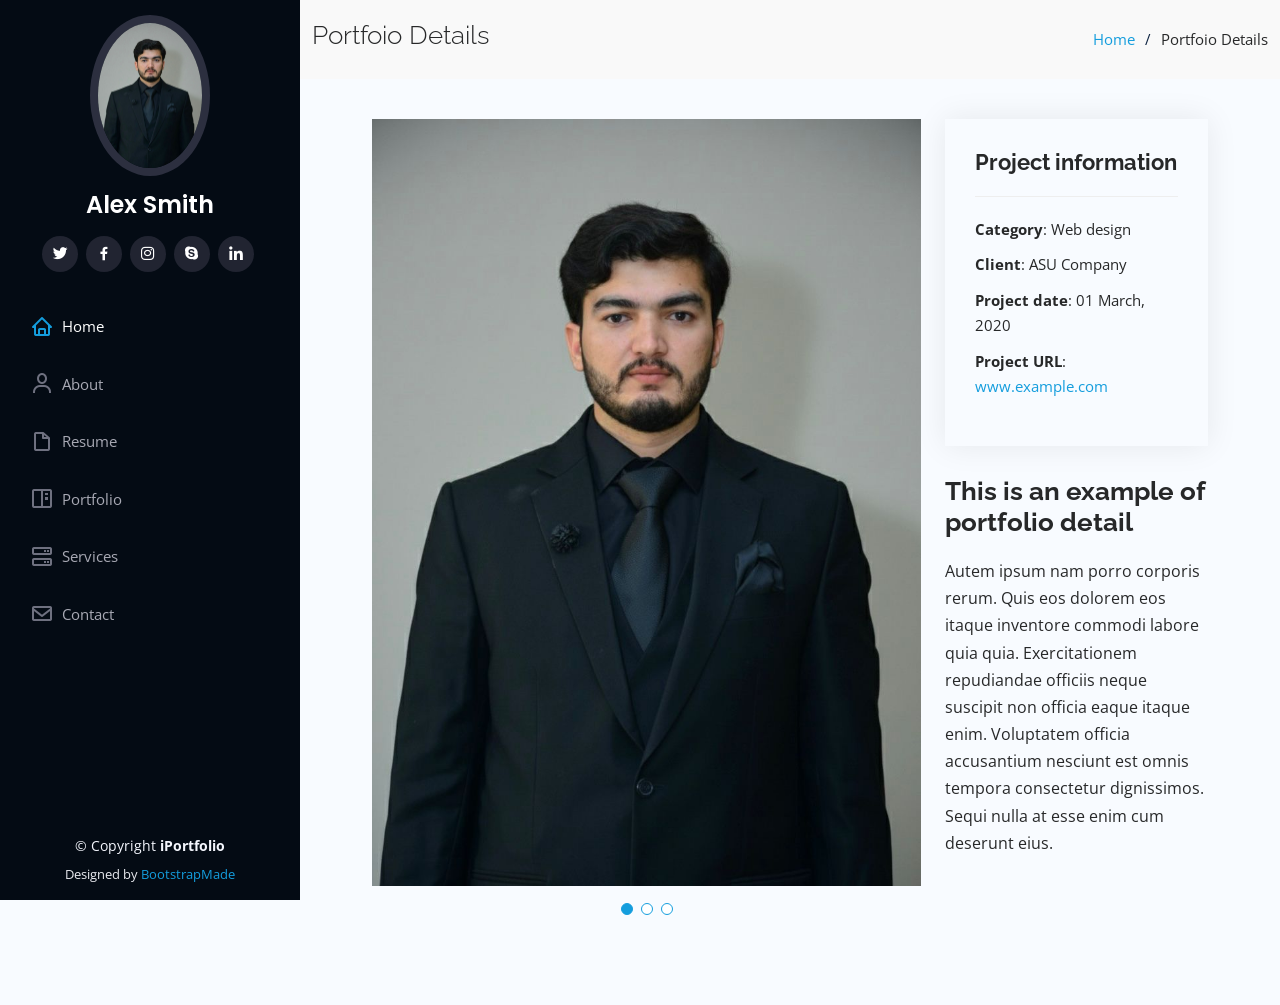
<file: portfolio-details.html>
<!DOCTYPE html>
<html lang="en">

<head>
  <meta charset="utf-8">
  <meta content="width=device-width, initial-scale=1.0" name="viewport">

  <title>Portfolio Details - iPortfolio Bootstrap Template</title>
  <meta content="" name="description">
  <meta content="" name="keywords">

  <!-- Favicons -->
  <link href="assets/img/favicon.png" rel="icon">
  <link href="assets/img/apple-touch-icon.png" rel="apple-touch-icon">

  <!-- Google Fonts -->
  <link href="https://fonts.googleapis.com/css?family=Open+Sans:300,300i,400,400i,600,600i,700,700i|Raleway:300,300i,400,400i,500,500i,600,600i,700,700i|Poppins:300,300i,400,400i,500,500i,600,600i,700,700i" rel="stylesheet">

  <!-- Vendor CSS Files -->
  <link href="assets/vendor/aos/aos.css" rel="stylesheet">
  <link href="assets/vendor/bootstrap/css/bootstrap.min.css" rel="stylesheet">
  <link href="assets/vendor/bootstrap-icons/bootstrap-icons.css" rel="stylesheet">
  <link href="assets/vendor/boxicons/css/boxicons.min.css" rel="stylesheet">
  <link href="assets/vendor/glightbox/css/glightbox.min.css" rel="stylesheet">
  <link href="assets/vendor/swiper/swiper-bundle.min.css" rel="stylesheet">

  <!-- Template Main CSS File -->
  <link href="assets/css/style.css" rel="stylesheet">

  <!-- =======================================================
  * Template Name: iPortfolio - v3.10.0
  * Template URL: https://bootstrapmade.com/iportfolio-bootstrap-portfolio-websites-template/
  * Author: BootstrapMade.com
  * License: https://bootstrapmade.com/license/
  ======================================================== -->
</head>

<body>

  <!-- ======= Mobile nav toggle button ======= -->
  <i class="bi bi-list mobile-nav-toggle d-xl-none"></i>

  <!-- ======= Header ======= -->
  <header id="header">
    <div class="d-flex flex-column">

      <div class="profile">
        <img src="assets/img/shahbaz-image.jpeg" alt="" class="img-fluid rounded-circle">
        <h1 class="text-light"><a href="index.html">Alex Smith</a></h1>
        <div class="social-links mt-3 text-center">
          <a href="#" class="twitter"><i class="bx bxl-twitter"></i></a>
          <a href="#" class="facebook"><i class="bx bxl-facebook"></i></a>
          <a href="#" class="instagram"><i class="bx bxl-instagram"></i></a>
          <a href="#" class="google-plus"><i class="bx bxl-skype"></i></a>
          <a href="#" class="linkedin"><i class="bx bxl-linkedin"></i></a>
        </div>
      </div>

      <nav id="navbar" class="nav-menu navbar">
        <ul>
          <li><a href="#hero" class="nav-link scrollto active"><i class="bx bx-home"></i> <span>Home</span></a></li>
          <li><a href="#about" class="nav-link scrollto"><i class="bx bx-user"></i> <span>About</span></a></li>
          <li><a href="#resume" class="nav-link scrollto"><i class="bx bx-file-blank"></i> <span>Resume</span></a></li>
          <li><a href="#portfolio" class="nav-link scrollto"><i class="bx bx-book-content"></i> <span>Portfolio</span></a></li>
          <li><a href="#services" class="nav-link scrollto"><i class="bx bx-server"></i> <span>Services</span></a></li>
          <li><a href="#contact" class="nav-link scrollto"><i class="bx bx-envelope"></i> <span>Contact</span></a></li>
        </ul>
      </nav><!-- .nav-menu -->
    </div>
  </header><!-- End Header -->

  <main id="main">

    <!-- ======= Breadcrumbs ======= -->
    <section id="breadcrumbs" class="breadcrumbs">
      <div class="container">

        <div class="d-flex justify-content-between align-items-center">
          <h2>Portfoio Details</h2>
          <ol>
            <li><a href="index.html">Home</a></li>
            <li>Portfoio Details</li>
          </ol>
        </div>

      </div>
    </section><!-- End Breadcrumbs -->

    <!-- ======= Portfolio Details Section ======= -->
    <section id="portfolio-details" class="portfolio-details">
      <div class="container">

        <div class="row gy-4">

          <div class="col-lg-8">
            <div class="portfolio-details-slider swiper">
              <div class="swiper-wrapper align-items-center">

                <div class="swiper-slide">
                  <img src="assets/img/shahbaz-image.jpeg" alt="Shahbaz portfolio image 1">
                </div>

                <div class="swiper-slide">
                  <img src="assets/img/shahbaz-image.jpeg" alt="Shahbaz portfolio image 2">
                </div>

                <div class="swiper-slide">
                  <img src="assets/img/shahbaz-image.jpeg" alt="Shahbaz portfolio image 3">
                </div>

              </div>
              <div class="swiper-pagination"></div>
            </div>
          </div>

          <div class="col-lg-4">
            <div class="portfolio-info">
              <h3>Project information</h3>
              <ul>
                <li><strong>Category</strong>: Web design</li>
                <li><strong>Client</strong>: ASU Company</li>
                <li><strong>Project date</strong>: 01 March, 2020</li>
                <li><strong>Project URL</strong>: <a href="#">www.example.com</a></li>
              </ul>
            </div>
            <div class="portfolio-description">
              <h2>This is an example of portfolio detail</h2>
              <p>
                Autem ipsum nam porro corporis rerum. Quis eos dolorem eos itaque inventore commodi labore quia quia. Exercitationem repudiandae officiis neque suscipit non officia eaque itaque enim. Voluptatem officia accusantium nesciunt est omnis tempora consectetur dignissimos. Sequi nulla at esse enim cum deserunt eius.
              </p>
            </div>
          </div>

        </div>

      </div>
    </section><!-- End Portfolio Details Section -->

  </main><!-- End #main -->

  <!-- ======= Footer ======= -->
  <footer id="footer">
    <div class="container">
      <div class="copyright">
        &copy; Copyright <strong><span>iPortfolio</span></strong>
      </div>
      <div class="credits">
        <!-- All the links in the footer should remain intact. -->
        <!-- You can delete the links only if you purchased the pro version. -->
        <!-- Licensing information: https://bootstrapmade.com/license/ -->
        <!-- Purchase the pro version with working PHP/AJAX contact form: https://bootstrapmade.com/iportfolio-bootstrap-portfolio-websites-template/ -->
        Designed by <a href="https://bootstrapmade.com/">BootstrapMade</a>
      </div>
    </div>
  </footer><!-- End  Footer -->

  <a href="#" class="back-to-top d-flex align-items-center justify-content-center"><i class="bi bi-arrow-up-short"></i></a>

  <!-- Vendor JS Files -->
  <script src="assets/vendor/purecounter/purecounter_vanilla.js"></script>
  <script src="assets/vendor/aos/aos.js"></script>
  <script src="assets/vendor/bootstrap/js/bootstrap.bundle.min.js"></script>
  <script src="assets/vendor/glightbox/js/glightbox.min.js"></script>
  <script src="assets/vendor/isotope-layout/isotope.pkgd.min.js"></script>
  <script src="assets/vendor/swiper/swiper-bundle.min.js"></script>
  <script src="assets/vendor/typed.js/typed.min.js"></script>
  <script src="assets/vendor/waypoints/noframework.waypoints.js"></script>
  <script src="assets/vendor/php-email-form/validate.js"></script>

  <!-- Template Main JS File -->
  <script src="assets/js/main.js"></script>

</body>

</html>
</file>
<file: assets/css/style.css>
/**
* Template Name: iPortfolio - v3.10.0
* Template URL: https://bootstrapmade.com/iportfolio-bootstrap-portfolio-websites-template/
* Author: BootstrapMade.com
* License: https://bootstrapmade.com/license/
*/

/*--------------------------------------------------------------
# General
--------------------------------------------------------------*/
body {
  font-family: "Open Sans", sans-serif;
  color: #272829;
  overflow-x: hidden;
  background: #f8fbff;
  line-height: 1.7;
}

a {
  color: #149ddd;
  text-decoration: none;
}

a:hover {
  color: #37b3ed;
  text-decoration: none;
}

h1,
h2,
h3,
h4,
h5,
h6 {
  font-family: "Raleway", sans-serif;
}

img {
  max-width: 100%;
  height: auto;
}

/*--------------------------------------------------------------
# Back to top button
--------------------------------------------------------------*/
.back-to-top {
  position: fixed;
  visibility: hidden;
  opacity: 0;
  right: 15px;
  bottom: 15px;
  z-index: 996;
  background: #149ddd;
  width: 40px;
  height: 40px;
  border-radius: 50px;
  transition: all 0.4s;
}

.back-to-top i {
  font-size: 28px;
  color: #fff;
  line-height: 0;
}

.back-to-top:hover {
  background: #2eafec;
  color: #fff;
}

.back-to-top.active {
  visibility: visible;
  opacity: 1;
}

/*--------------------------------------------------------------
# Header
--------------------------------------------------------------*/
#header {
  position: fixed;
  top: 0;
  left: 0;
  bottom: 0;
  width: 300px;
  transition: all ease-in-out 0.5s;
  z-index: 9997;
  transition: all 0.5s;
  padding: 0 15px;
  background: #040b14;
  overflow-y: auto;
}

#header .profile img {
  margin: 15px auto;
  display: block;
  width: 120px;
  border: 8px solid #2c2f3f;
}

#header .profile h1 {
  font-size: 24px;
  margin: 0;
  padding: 0;
  font-weight: 600;
  -moz-text-align-last: center;
  text-align-last: center;
  font-family: "Poppins", sans-serif;
}

#header .profile h1 a,
#header .profile h1 a:hover {
  color: #fff;
  text-decoration: none;
}

#header .profile .social-links a {
  font-size: 18px;
  display: inline-block;
  background: #212431;
  color: #fff;
  line-height: 1;
  padding: 8px 0;
  margin-right: 4px;
  border-radius: 50%;
  text-align: center;
  width: 36px;
  height: 36px;
  transition: 0.3s;
}

#header .profile .social-links a:hover {
  background: #149ddd;
  color: #fff;
  text-decoration: none;
}

#main {
  margin-left: 300px;
}

@media (max-width: 1199px) {
  #header {
    left: -300px;
  }

  #main {
    margin-left: 0;
  }
}

/*--------------------------------------------------------------
# Navigation Menu
--------------------------------------------------------------*/
/* Desktop Navigation */
.nav-menu {
  padding: 30px 0 0 0;
}

.nav-menu * {
  margin: 0;
  padding: 0;
  list-style: none;
}

.nav-menu>ul>li {
  position: relative;
  white-space: nowrap;
}

.nav-menu a,
.nav-menu a:focus {
  display: flex;
  align-items: center;
  color: #a8a9b4;
  padding: 12px 15px;
  margin-bottom: 8px;
  transition: 0.3s;
  font-size: 15px;
}

.nav-menu a i,
.nav-menu a:focus i {
  font-size: 24px;
  padding-right: 8px;
  color: #6f7180;
}

.nav-menu a:hover,
.nav-menu .active,
.nav-menu .active:focus,
.nav-menu li:hover>a {
  text-decoration: none;
  color: #fff;
}

.nav-menu a:hover i,
.nav-menu .active i,
.nav-menu .active:focus i,
.nav-menu li:hover>a i {
  color: #149ddd;
}

/* Mobile Navigation */
.mobile-nav-toggle {
  position: fixed;
  right: 15px;
  top: 15px;
  z-index: 9998;
  border: 0;
  font-size: 24px;
  transition: all 0.4s;
  outline: none !important;
  background-color: #149ddd;
  color: #fff;
  width: 40px;
  height: 40px;
  display: inline-flex;
  align-items: center;
  justify-content: center;
  line-height: 0;
  border-radius: 50px;
  cursor: pointer;
}

.mobile-nav-active {
  overflow: hidden;
}

.mobile-nav-active #header {
  left: 0;
}

/*--------------------------------------------------------------
# Hero Section
--------------------------------------------------------------*/
#hero {
  width: 100%;
  height: 100vh;
  background: linear-gradient(135deg, rgba(9, 30, 66, 0.9), rgba(20, 157, 221, 0.7)), url("../img/hero-bg.jpeg") top center;
  background-size: cover;
}

#hero:before {
  content: "";
  background: rgba(5, 13, 24, 0.3);
  position: absolute;
  bottom: 0;
  top: 0;
  left: 0;
  right: 0;
  z-index: 1;
}

#hero .hero-container {
  position: relative;
  z-index: 2;
  min-width: 0;
  width: min(860px, 100%);
  padding: 0 20px;
}

#hero .hero-grid {
  display: grid;
  grid-template-columns: minmax(0, 1.45fr) minmax(240px, 0.55fr);
  gap: 28px;
  align-items: center;
}

#hero .hero-intro {
  min-width: 0;
}

#hero .hero-actions {
  display: flex;
  gap: 12px;
  flex-wrap: wrap;
}

#hero .hero-detail-card {
  background: rgba(255, 255, 255, 0.92);
  border-radius: 14px;
  padding: 10px;
  border: 1px solid rgba(23, 59, 108, 0.15);
  box-shadow: 0 12px 28px rgba(8, 30, 56, 0.2);
  overflow: hidden;
  justify-self: end;
  width: min(300px, 100%);
}

#hero .hero-detail-photo {
  width: 100%;
  aspect-ratio: 4 / 5;
  object-fit: cover;
  object-position: center top;
  border-radius: 10px;
  display: block;
}

.btn-hero {
  display: inline-block;
  padding: 10px 20px;
  border-radius: 999px;
  font-family: "Poppins", sans-serif;
  font-weight: 600;
  transition: all 0.3s ease;
}

.btn-hero-primary {
  background: #149ddd;
  color: #fff;
}

.btn-hero-primary:hover {
  background: #37b3ed;
  color: #fff;
  transform: translateY(-1px);
}

.btn-hero-outline {
  border: 1px solid rgba(255, 255, 255, 0.75);
  color: #fff;
}

.btn-hero-outline:hover {
  background: rgba(255, 255, 255, 0.15);
  color: #fff;
}

#hero h1 {
  margin: 0 0 10px 0;
  font-size: 64px;
  font-weight: 700;
  line-height: 56px;
  color: #fff;
}

#hero p {
  color: #fff;
  margin-bottom: 50px;
  font-size: 26px;
  font-family: "Poppins", sans-serif;
  line-height: 1.5;
}

#hero p span {
  color: #fff;
  padding-bottom: 4px;
  letter-spacing: 1px;
  border-bottom: 3px solid #149ddd;
}

@media (min-width: 1024px) {
  #hero {
    background-attachment: fixed;
  }
}

@media (max-width: 768px) {
  #hero {
    background-position: center 0%;
  }

  #hero .hero-grid {
    grid-template-columns: 1fr;
    gap: 18px;
  }

  #hero .hero-detail-card {
    padding: 8px;
    justify-self: center;
    margin-left: auto;
    margin-right: auto;
    width: min(320px, 100%);
  }

  #hero .hero-detail-photo {
    object-position: center center;
  }

  #hero h1 {
    font-size: 38px;
    line-height: 1.2;
  }

  #hero p {
    font-size: 20px;
    margin-bottom: 28px;
  }

  #hero .hero-actions {
    gap: 10px;
  }

  .section-title h2 {
    font-size: 30px;
  }
}

/*--------------------------------------------------------------
# Sections General
--------------------------------------------------------------*/
section {
  padding: 72px 60px;
  overflow: hidden;
}

.section-bg {
  background: #f1f6fc;
}

.section-title {
  padding-bottom: 38px;
}

.section-title h2 {
  font-size: 32px;
  font-weight: bold;
  margin-bottom: 20px;
  padding-bottom: 20px;
  position: relative;
  color: #173b6c;
}

.section-title h2::after {
  content: "";
  position: absolute;
  display: block;
  width: 50px;
  height: 3px;
  background: #149ddd;
  bottom: 0;
  left: 0;
}

.section-title p {
  margin-bottom: 0;
  color: #4f5f76;
  line-height: 1.7;
  max-width: 800px;
  font-size: 16px;
}

/*--------------------------------------------------------------
# About
--------------------------------------------------------------*/
.about .content h3 {
  font-weight: 700;
  font-size: 26px;
  color: #173b6c;
}

.about .content ul {
  list-style: none;
  padding: 0;
}

.about .content ul li {
  margin-bottom: 20px;
  display: flex;
  align-items: center;
  flex-wrap: wrap;
}

.about .content ul strong {
  margin-right: 10px;
}

.about .content ul i {
  font-size: 16px;
  margin-right: 5px;
  color: #149ddd;
  line-height: 0;
}

.about .content ul li.certifications-item {
  align-items: flex-start;
}

.about .content .certifications-badges {
  display: flex;
  flex-wrap: wrap;
  gap: 8px;
}

.about .content .cert-badge {
  display: inline-flex;
  align-items: center;
  padding: 5px 12px;
  border-radius: 999px;
  background: #e9f3ff;
  color: #1f3c63;
  border: 1px solid #cde4ff;
  font-size: 14px;
  line-height: 1.35;
  transition: transform 0.2s ease, background-color 0.2s ease, border-color 0.2s ease;
}

.about .content .cert-badge:hover {
  background: #dfefff;
  border-color: #b8d8ff;
  transform: translateY(-1px);
}

.about .content p:last-child {
  margin-bottom: 0;
}

/*--------------------------------------------------------------
# Facts
--------------------------------------------------------------*/
.facts {
  padding-bottom: 30px;
}

.facts .count-box {
  padding: 30px;
  width: 100%;
}

.facts .count-box i {
  display: block;
  font-size: 44px;
  color: #149ddd;
  float: left;
  line-height: 0;
}

.facts .count-box span {
  font-size: 48px;
  line-height: 40px;
  display: block;
  font-weight: 700;
  color: #050d18;
  margin-left: 60px;
}

.facts .count-box p {
  padding: 15px 0 0 0;
  margin: 0 0 0 60px;
  font-family: "Raleway", sans-serif;
  font-size: 14px;
  color: #122f57;
}

.facts .count-box a {
  font-weight: 600;
  display: block;
  margin-top: 20px;
  color: #122f57;
  font-size: 15px;
  font-family: "Poppins", sans-serif;
  transition: ease-in-out 0.3s;
}

.facts .count-box a:hover {
  color: #1f5297;
}

/*--------------------------------------------------------------
# Akills
--------------------------------------------------------------*/
.skills .progress {
  height: 60px;
  display: block;
  background: none;
  border-radius: 0;
}

.skills .progress .skill {
  padding: 0;
  margin: 0 0 6px 0;
  text-transform: uppercase;
  display: block;
  font-weight: 600;
  font-family: "Poppins", sans-serif;
  color: #050d18;
}

.skills .progress .skill .val {
  float: right;
  font-style: normal;
}

.skills .progress-bar-wrap {
  background: #dce8f8;
  height: 10px;
}

.skills .progress-bar {
  width: 1px;
  height: 10px;
  transition: 0.9s;
  background-color: #149ddd;
}

.skills .skill-group {
  margin-bottom: 22px;
}

.skills .skill-group h5 {
  font-size: 16px;
  color: #173b6c;
  margin-bottom: 10px;
  font-family: "Poppins", sans-serif;
  font-weight: 600;
}

.skills .badge {
  margin-right: 8px;
  margin-bottom: 10px;
  padding: 8px 12px;
  font-weight: 500;
  border-radius: 999px;
  background: #0f203d !important;
}

/*--------------------------------------------------------------
# Projects
--------------------------------------------------------------*/
.projects .project-card {
  height: 100%;
  width: 100%;
  display: flex;
  flex-direction: column;
  background: #fff;
  border-radius: 16px;
  padding: 26px;
  box-shadow: 0 10px 28px rgba(15, 32, 61, 0.08);
  border: 1px solid rgba(23, 59, 108, 0.08);
  transition: transform 0.35s ease, box-shadow 0.35s ease, border-color 0.35s ease;
}

.projects .project-card:hover {
  transform: translateY(-6px) scale(1.01);
  box-shadow: 0 22px 44px rgba(15, 32, 61, 0.15);
  border-color: rgba(20, 157, 221, 0.35);
}

.projects .project-card h4 {
  font-size: 20px;
  margin-bottom: 12px;
  color: #0f203d;
  line-height: 1.35;
  word-break: break-word;
}

.projects .project-card p {
  margin-bottom: 16px;
  color: #4f5f76;
  line-height: 1.65;
}

.projects .project-tags {
  display: flex;
  flex-wrap: wrap;
  gap: 8px;
  margin-bottom: 18px;
  align-content: flex-start;
}

.projects .project-tags span {
  background: #e9f4ff;
  color: #0f4c81;
  font-size: 13px;
  border-radius: 999px;
  padding: 6px 10px;
  font-weight: 600;
  max-width: 100%;
  white-space: normal;
  word-break: break-word;
}

.projects .project-links a {
  display: inline-block;
  background: #149ddd;
  color: #fff;
  padding: 10px 16px;
  border-radius: 10px;
  font-weight: 600;
  transition: background 0.3s ease, transform 0.25s ease, box-shadow 0.3s ease;
}

.projects .project-links {
  display: flex;
  flex-wrap: wrap;
  gap: 10px;
  margin-top: auto;
}

.projects .project-links .btn-live {
  background: linear-gradient(135deg, #149ddd, #2f8cff);
}

.projects .project-links .btn-code {
  background: #0f203d;
}

.projects .project-links a:hover {
  background: #37b3ed;
  color: #fff;
  transform: translateY(-2px);
  box-shadow: 0 10px 20px rgba(15, 32, 61, 0.22);
}

.projects .project-links .btn-code:hover {
  background: #173b6c;
}

.projects .col-lg-6 {
  display: flex;
}

.projects .row.g-4>[class*="col-"] {
  display: flex;
}

@media (min-width: 992px) {
  .projects .project-card {
    min-height: 430px;
  }

  .projects .project-card h4 {
    min-height: 54px;
  }

  .projects .project-card p {
    min-height: 106px;
  }

  .projects .project-tags {
    min-height: 72px;
  }
}

/*--------------------------------------------------------------
# Resume
--------------------------------------------------------------*/
.resume .resume-title {
  font-size: 26px;
  font-weight: 700;
  margin-top: 20px;
  margin-bottom: 20px;
  color: #050d18;
}

.resume .resume-item {
  padding: 0 0 20px 20px;
  margin-top: -2px;
  border-left: 2px solid #1f5297;
  position: relative;
  transition: transform 0.25s ease;
}

.resume .resume-item:hover {
  transform: translateY(-2px);
}

.resume .resume-item h4 {
  line-height: 18px;
  font-size: 18px;
  font-weight: 600;
  text-transform: uppercase;
  font-family: "Poppins", sans-serif;
  color: #050d18;
  margin-bottom: 10px;
}

.resume .resume-item h5 {
  font-size: 16px;
  background: #e4edf9;
  padding: 5px 15px;
  display: inline-block;
  font-weight: 600;
  margin-bottom: 10px;
}

.resume .resume-item ul {
  padding-left: 20px;
}

.resume .resume-item ul li {
  padding-bottom: 10px;
}

.resume .resume-item:last-child {
  padding-bottom: 0;
}

.resume .resume-item::before {
  content: "";
  position: absolute;
  width: 16px;
  height: 16px;
  border-radius: 50px;
  left: -9px;
  top: 0;
  background: #fff;
  border: 2px solid #1f5297;
}

/*--------------------------------------------------------------
# Portfolio
--------------------------------------------------------------*/
.portfolio .portfolio-item {
  margin-bottom: 30px;
}

.portfolio #portfolio-flters {
  padding: 0;
  margin: 0 auto 35px auto;
  list-style: none;
  text-align: center;
  background: #fff;
  border-radius: 50px;
  padding: 2px 15px;
}

.portfolio #portfolio-flters li {
  cursor: pointer;
  display: inline-block;
  padding: 10px 15px 8px 15px;
  font-size: 14px;
  font-weight: 600;
  line-height: 1;
  text-transform: uppercase;
  color: #272829;
  margin-bottom: 5px;
  transition: all 0.3s ease-in-out;
}

.portfolio #portfolio-flters li:hover,
.portfolio #portfolio-flters li.filter-active {
  color: #149ddd;
}

.portfolio #portfolio-flters li:last-child {
  margin-right: 0;
}

.portfolio .portfolio-wrap {
  transition: 0.3s;
  position: relative;
  overflow: hidden;
  z-index: 1;
}

.portfolio .portfolio-wrap::before {
  content: "";
  background: rgba(255, 255, 255, 0.5);
  position: absolute;
  left: 0;
  right: 0;
  top: 0;
  bottom: 0;
  transition: all ease-in-out 0.3s;
  z-index: 2;
  opacity: 0;
}

.portfolio .portfolio-wrap .portfolio-links {
  opacity: 1;
  left: 0;
  right: 0;
  bottom: -60px;
  z-index: 3;
  position: absolute;
  transition: all ease-in-out 0.3s;
  display: flex;
  justify-content: center;
}

.portfolio .portfolio-wrap .portfolio-links a {
  color: #fff;
  font-size: 28px;
  text-align: center;
  background: rgba(20, 157, 221, 0.75);
  transition: 0.3s;
  width: 50%;
}

.portfolio .portfolio-wrap .portfolio-links a:hover {
  background: rgba(20, 157, 221, 0.95);
}

.portfolio .portfolio-wrap .portfolio-links a+a {
  border-left: 1px solid #37b3ed;
}

.portfolio .portfolio-wrap:hover::before {
  top: 0;
  left: 0;
  right: 0;
  bottom: 0;
  opacity: 1;
}

.portfolio .portfolio-wrap:hover .portfolio-links {
  opacity: 1;
  bottom: 0;
}

/*--------------------------------------------------------------
# Portfolio Details
--------------------------------------------------------------*/
.portfolio-details {
  padding-top: 40px;
}

.portfolio-details .portfolio-details-slider img {
  width: 100%;
}

.portfolio-details .portfolio-details-slider .swiper-pagination {
  margin-top: 20px;
  position: relative;
}

.portfolio-details .portfolio-details-slider .swiper-pagination .swiper-pagination-bullet {
  width: 12px;
  height: 12px;
  background-color: #fff;
  opacity: 1;
  border: 1px solid #149ddd;
}

.portfolio-details .portfolio-details-slider .swiper-pagination .swiper-pagination-bullet-active {
  background-color: #149ddd;
}

.portfolio-details .portfolio-info {
  padding: 30px;
  box-shadow: 0px 0 30px rgba(5, 13, 24, 0.08);
}

.portfolio-details .portfolio-info h3 {
  font-size: 22px;
  font-weight: 700;
  margin-bottom: 20px;
  padding-bottom: 20px;
  border-bottom: 1px solid #eee;
}

.portfolio-details .portfolio-info ul {
  list-style: none;
  padding: 0;
  font-size: 15px;
}

.portfolio-details .portfolio-info ul li+li {
  margin-top: 10px;
}

.portfolio-details .portfolio-description {
  padding-top: 30px;
}

.portfolio-details .portfolio-description h2 {
  font-size: 26px;
  font-weight: 700;
  margin-bottom: 20px;
}

.portfolio-details .portfolio-description p {
  padding: 0;
}

/*--------------------------------------------------------------
# Services
--------------------------------------------------------------*/
.services .icon-box {
  margin-bottom: 20px;
}

.services .icon {
  float: left;
  display: flex;
  align-items: center;
  justify-content: center;
  width: 54px;
  height: 54px;
  background: #149ddd;
  border-radius: 50%;
  transition: 0.5s;
  border: 1px solid #149ddd;
}

.services .icon i {
  color: #fff;
  font-size: 24px;
  line-height: 0;
}

.services .icon-box:hover .icon {
  background: #fff;
}

.services .icon-box:hover .icon i {
  color: #149ddd;
}

.services .title {
  margin-left: 80px;
  font-weight: 700;
  margin-bottom: 15px;
  font-size: 18px;
}

.services .title a {
  color: #343a40;
}

.services .title a:hover {
  color: #149ddd;
}

.services .description {
  margin-left: 80px;
  line-height: 24px;
  font-size: 14px;
}

/*--------------------------------------------------------------
# Testimonials
--------------------------------------------------------------*/
.testimonials .testimonials-carousel,
.testimonials .testimonials-slider {
  overflow: hidden;
}

.testimonials .testimonial-item {
  box-sizing: content-box;
  text-align: center;
  min-height: 320px;
}

.testimonials .testimonial-item .testimonial-img {
  width: 90px;
  border-radius: 50%;
  margin: 0 auto;
}

.testimonials .testimonial-item h3 {
  font-size: 18px;
  font-weight: bold;
  margin: 10px 0 5px 0;
  color: #111;
}

.testimonials .testimonial-item h4 {
  font-size: 14px;
  color: #999;
  margin: 0;
}

.testimonials .testimonial-item .quote-icon-left,
.testimonials .testimonial-item .quote-icon-right {
  color: #c3e8fa;
  font-size: 26px;
}

.testimonials .testimonial-item .quote-icon-left {
  display: inline-block;
  left: -5px;
  position: relative;
}

.testimonials .testimonial-item .quote-icon-right {
  display: inline-block;
  right: -5px;
  position: relative;
  top: 10px;
}

.testimonials .testimonial-item p {
  font-style: italic;
  margin: 0 15px 15px 15px;
  padding: 20px;
  background: #fff;
  position: relative;
  margin-bottom: 35px;
  border-radius: 6px;
  box-shadow: 0px 2px 15px rgba(0, 0, 0, 0.1);
}

.testimonials .testimonial-item p::after {
  content: "";
  width: 0;
  height: 0;
  border-top: 20px solid #fff;
  border-right: 20px solid transparent;
  border-left: 20px solid transparent;
  position: absolute;
  bottom: -20px;
  left: calc(50% - 20px);
}

.testimonials .swiper-pagination {
  margin-top: 20px;
  position: relative;
}

.testimonials .swiper-pagination .swiper-pagination-bullet {
  width: 12px;
  height: 12px;
  background-color: #fff;
  opacity: 1;
  border: 1px solid #149ddd;
}

.testimonials .swiper-pagination .swiper-pagination-bullet-active {
  background-color: #149ddd;
}

/*--------------------------------------------------------------
# Contact
--------------------------------------------------------------*/
.contact {
  padding-bottom: 130px;
}

.contact .info {
  padding: 30px;
  background: #fff;
  width: 100%;
  box-shadow: 0 0 24px 0 rgba(0, 0, 0, 0.12);
}

.contact .info iframe {
  width: 100%;
  border-radius: 10px;
}

.contact-quick-actions {
  display: flex;
  flex-wrap: wrap;
  gap: 10px;
  margin-left: 60px;
  margin-top: 8px;
  margin-bottom: 14px;
}

.btn-whatsapp,
.btn-call {
  display: inline-block;
  color: #fff;
  padding: 10px 16px;
  border-radius: 6px;
  font-weight: 600;
  transition: background 0.3s ease, transform 0.2s ease;
}

.btn-whatsapp {
  background: #25d366;
}

.btn-whatsapp:hover {
  background: #1fb558;
  color: #fff;
  transform: translateY(-1px);
}

.btn-call {
  background: #149ddd;
}

.btn-call:hover {
  background: #0f8bc5;
  color: #fff;
  transform: translateY(-1px);
}

.contact .info i {
  font-size: 20px;
  color: #149ddd;
  float: left;
  width: 44px;
  height: 44px;
  background: #dff3fc;
  display: flex;
  justify-content: center;
  align-items: center;
  border-radius: 50px;
  transition: all 0.3s ease-in-out;
}

.contact .info h4 {
  padding: 0 0 0 60px;
  font-size: 22px;
  font-weight: 600;
  margin-bottom: 5px;
  color: #050d18;
}

.contact .info p {
  padding: 0 0 10px 60px;
  margin-bottom: 20px;
  font-size: 14px;
  color: #173b6c;
  word-break: break-word;
}

.contact .info .email p {
  padding-top: 5px;
}

.contact .info .social-links {
  padding-left: 60px;
}

.contact .info .social-links a {
  font-size: 18px;
  display: inline-block;
  background: #333;
  color: #fff;
  line-height: 1;
  padding: 8px 0;
  border-radius: 50%;
  text-align: center;
  width: 36px;
  height: 36px;
  transition: 0.3s;
  margin-right: 10px;
}

.contact .info .social-links a:hover {
  background: #149ddd;
  color: #fff;
}

.contact .info .email:hover i,
.contact .info .address:hover i,
.contact .info .phone:hover i {
  background: #149ddd;
  color: #fff;
}

.contact .php-email-form {
  width: 100%;
  padding: 30px;
  background: #fff;
  box-shadow: 0 0 24px 0 rgba(0, 0, 0, 0.12);
}

.contact .php-email-form .form-group {
  padding-bottom: 8px;
}

.contact .php-email-form .validate {
  display: none;
  color: red;
  margin: 0 0 15px 0;
  font-weight: 400;
  font-size: 13px;
}

.contact .php-email-form .error-message {
  display: none;
  color: #fff;
  background: #ed3c0d;
  text-align: left;
  padding: 15px;
  font-weight: 600;
}

.contact .php-email-form .error-message br+br {
  margin-top: 25px;
}

.contact .php-email-form .sent-message {
  display: none;
  color: #fff;
  background: #18d26e;
  text-align: center;
  padding: 15px;
  font-weight: 600;
}

.contact .php-email-form .loading {
  display: none;
  background: #fff;
  text-align: center;
  padding: 15px;
}

.contact .php-email-form .loading:before {
  content: "";
  display: inline-block;
  border-radius: 50%;
  width: 24px;
  height: 24px;
  margin: 0 10px -6px 0;
  border: 3px solid #18d26e;
  border-top-color: #eee;
  -webkit-animation: animate-loading 1s linear infinite;
  animation: animate-loading 1s linear infinite;
}

.contact .php-email-form .form-group {
  margin-bottom: 15px;
}

.contact .php-email-form label {
  padding-bottom: 8px;
}

.contact .php-email-form input,
.contact .php-email-form textarea {
  border-radius: 0;
  box-shadow: none;
  font-size: 14px;
}

.contact .php-email-form input {
  height: 44px;
}

.contact .php-email-form textarea {
  padding: 10px 15px;
}

.contact .php-email-form button[type=submit] {
  background: #149ddd;
  border: 0;
  padding: 10px 24px;
  color: #fff;
  transition: 0.4s;
  border-radius: 4px;
}

.contact .php-email-form button[type=submit]:hover {
  background: #37b3ed;
}

@-webkit-keyframes animate-loading {
  0% {
    transform: rotate(0deg);
  }

  100% {
    transform: rotate(360deg);
  }
}

@keyframes animate-loading {
  0% {
    transform: rotate(0deg);
  }

  100% {
    transform: rotate(360deg);
  }
}

/*--------------------------------------------------------------
# Breadcrumbs
--------------------------------------------------------------*/
.breadcrumbs {
  padding: 20px 0;
  background: #f9f9f9;
}

.breadcrumbs h2 {
  font-size: 26px;
  font-weight: 300;
}

.breadcrumbs ol {
  display: flex;
  flex-wrap: wrap;
  list-style: none;
  padding: 0;
  margin: 0;
  font-size: 15px;
}

.breadcrumbs ol li+li {
  padding-left: 10px;
}

.breadcrumbs ol li+li::before {
  display: inline-block;
  padding-right: 10px;
  color: #0e2442;
  content: "/";
}

@media (max-width: 768px) {
  section {
    padding: 48px 22px;
  }

  .section-title {
    padding-bottom: 28px;
  }

  .section-title p {
    font-size: 15px;
  }

  .projects .project-links a {
    flex: 1 1 calc(50% - 10px);
    text-align: center;
  }

  .contact-quick-actions {
    margin-left: 0;
  }

  .breadcrumbs .d-flex {
    display: block !important;
  }

  .breadcrumbs ol {
    display: block;
  }

  .breadcrumbs ol li {
    display: inline-block;
  }
}

@media (max-width: 576px) {
  #header {
    width: 280px;
    left: -280px;
  }

  .mobile-nav-active #header {
    left: 0;
  }

  #hero h1 {
    font-size: 32px;
  }

  #hero p {
    font-size: 17px;
  }

  .btn-hero {
    width: 100%;
    text-align: center;
  }

  .section-title h2 {
    font-size: 26px;
  }

  .projects .project-card {
    padding: 20px;
  }

  .projects .project-card h4 {
    font-size: 18px;
  }

  .projects .project-links a {
    width: 100%;
    flex: 1 1 100%;
  }

  .contact .info,
  .contact .php-email-form {
    padding: 20px;
  }

  .contact .info h4 {
    font-size: 19px;
    padding-left: 52px;
  }

  .contact .info p {
    padding-left: 52px;
    font-size: 13px;
  }
}

@media (max-width: 430px) {
  #hero {
    background-position: 56% 0%;
  }

  section {
    padding: 42px 16px;
  }

  .mobile-nav-toggle {
    right: 12px;
    top: 12px;
  }

  #hero .hero-container {
    padding: 0 8px;
  }

  #hero h1 {
    font-size: 30px;
  }

  #hero p {
    font-size: 16px;
  }

  .section-title h2 {
    font-size: 24px;
  }
}

@media (max-width: 390px) {
  .projects .project-tags span {
    font-size: 12px;
    padding: 5px 9px;
  }

  .btn-whatsapp,
  .btn-call {
    width: 100%;
    text-align: center;
  }
}

@media (max-width: 320px) {
  #hero h1 {
    font-size: 27px;
  }

  #hero p {
    font-size: 15px;
  }

  .section-title h2 {
    font-size: 22px;
  }
}

/*--------------------------------------------------------------
# Footer
--------------------------------------------------------------*/
#footer {
  padding: 15px;
  color: #f4f6fd;
  font-size: 14px;
  position: fixed;
  left: 0;
  bottom: 0;
  width: 300px;
  z-index: 9999;
  background: #040b14;
}

#footer .copyright {
  text-align: center;
}

#footer .credits {
  padding-top: 5px;
  text-align: center;
  font-size: 13px;
  color: #eaebf0;
}

@media (max-width: 1199px) {
  #footer {
    position: static;
    width: auto;
    padding-right: 20px 15px;
  }
}
</file>
